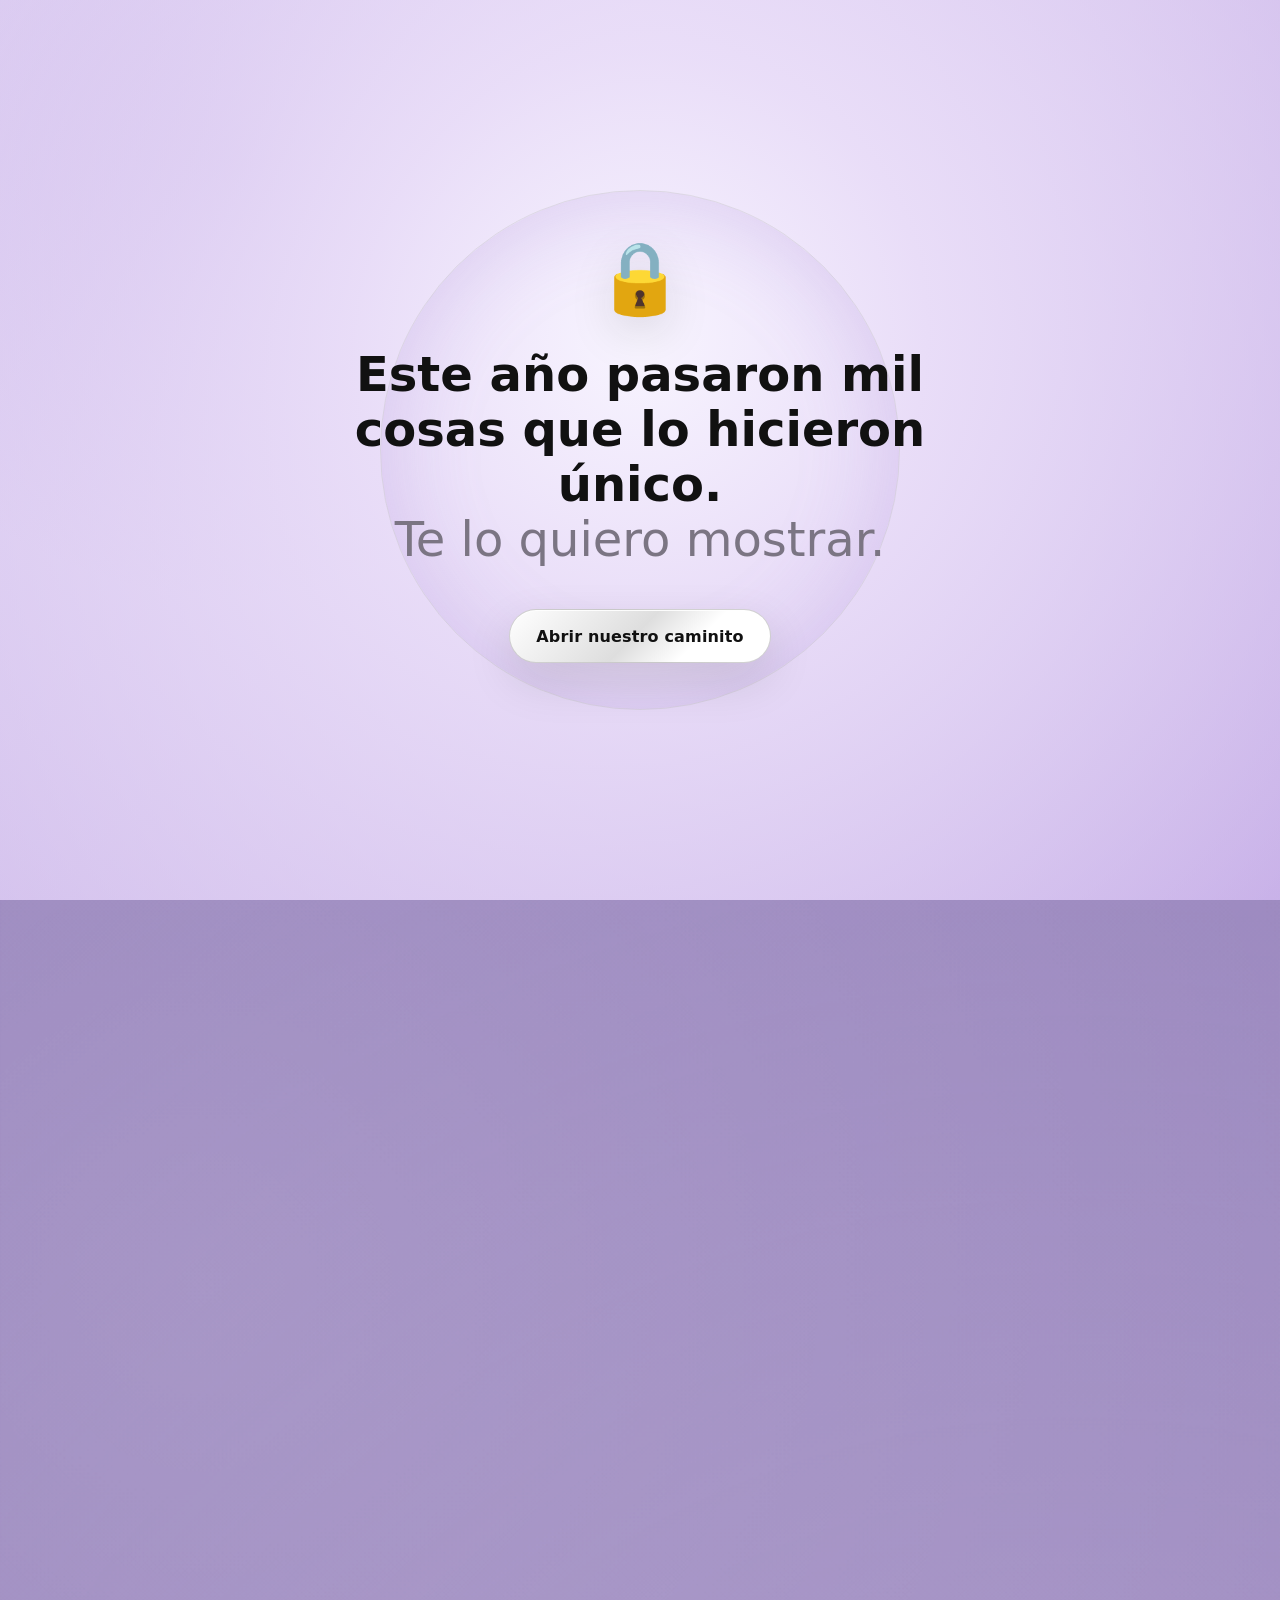
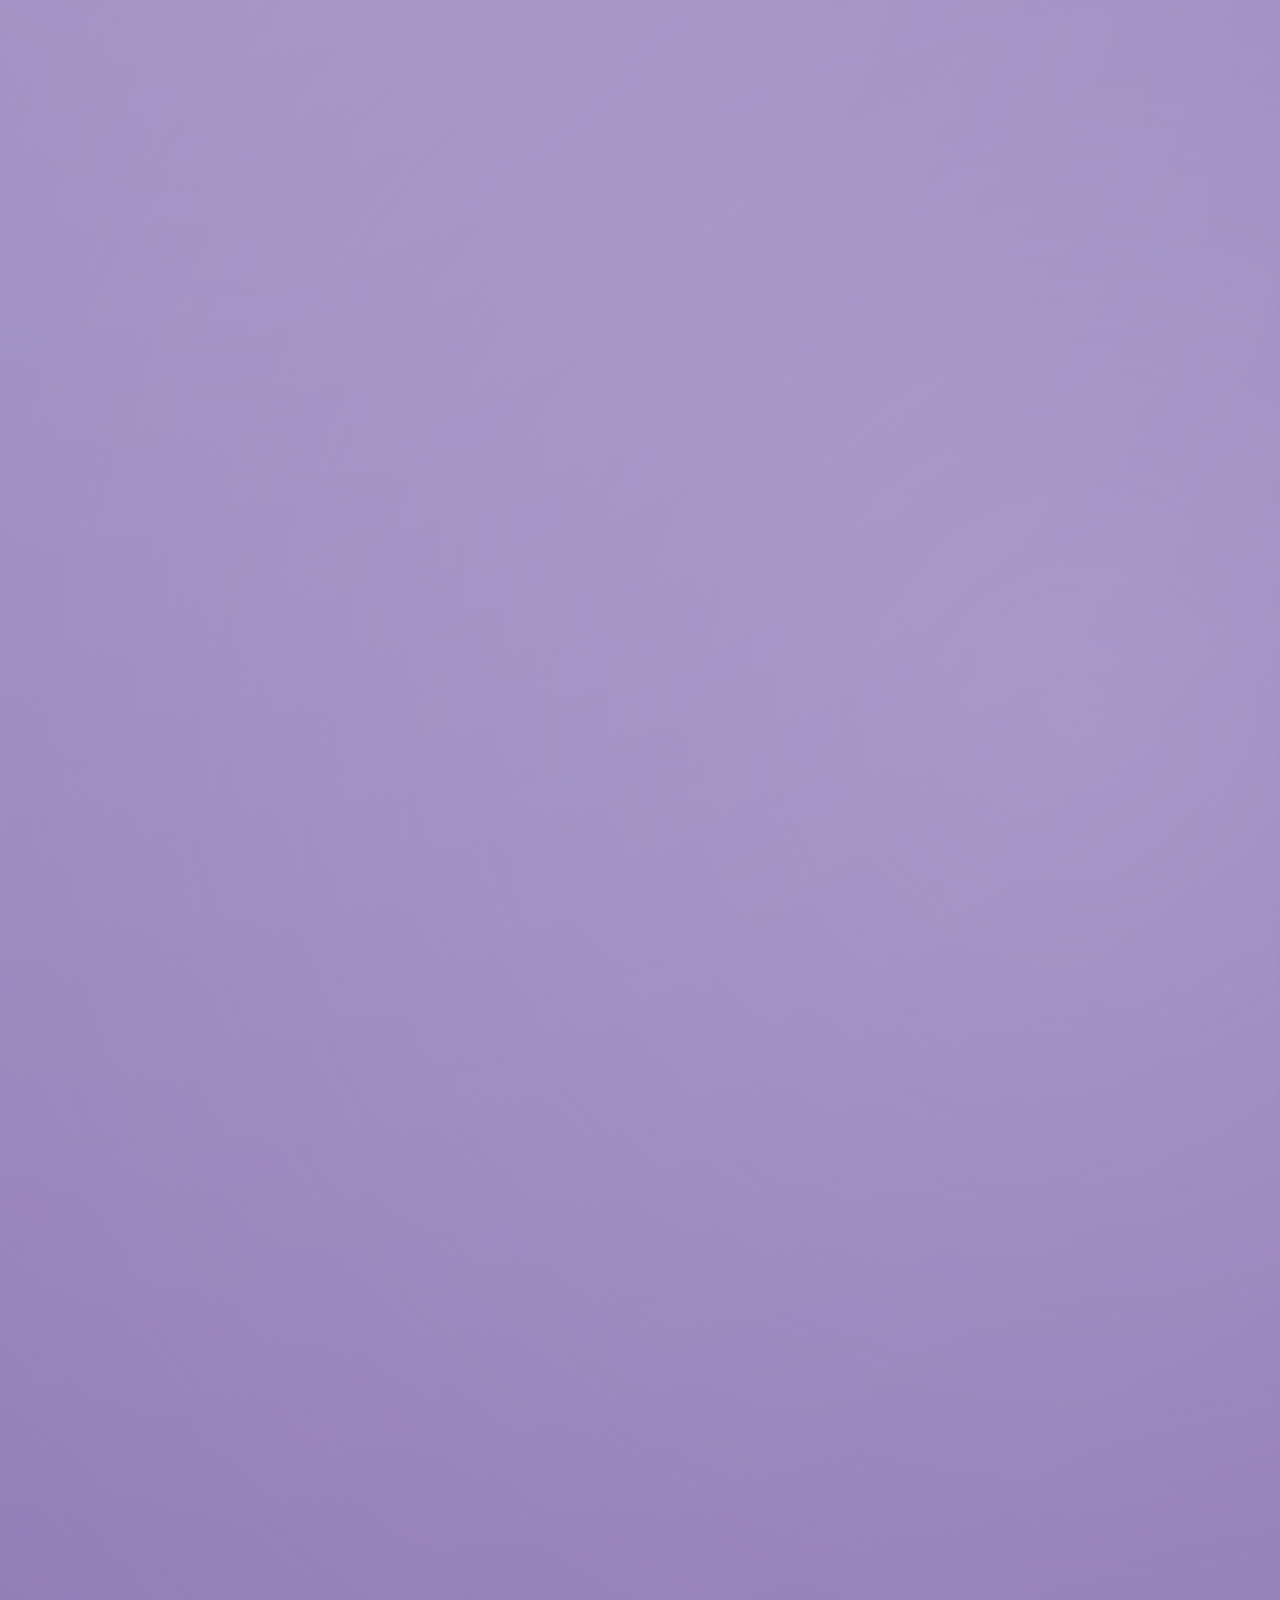
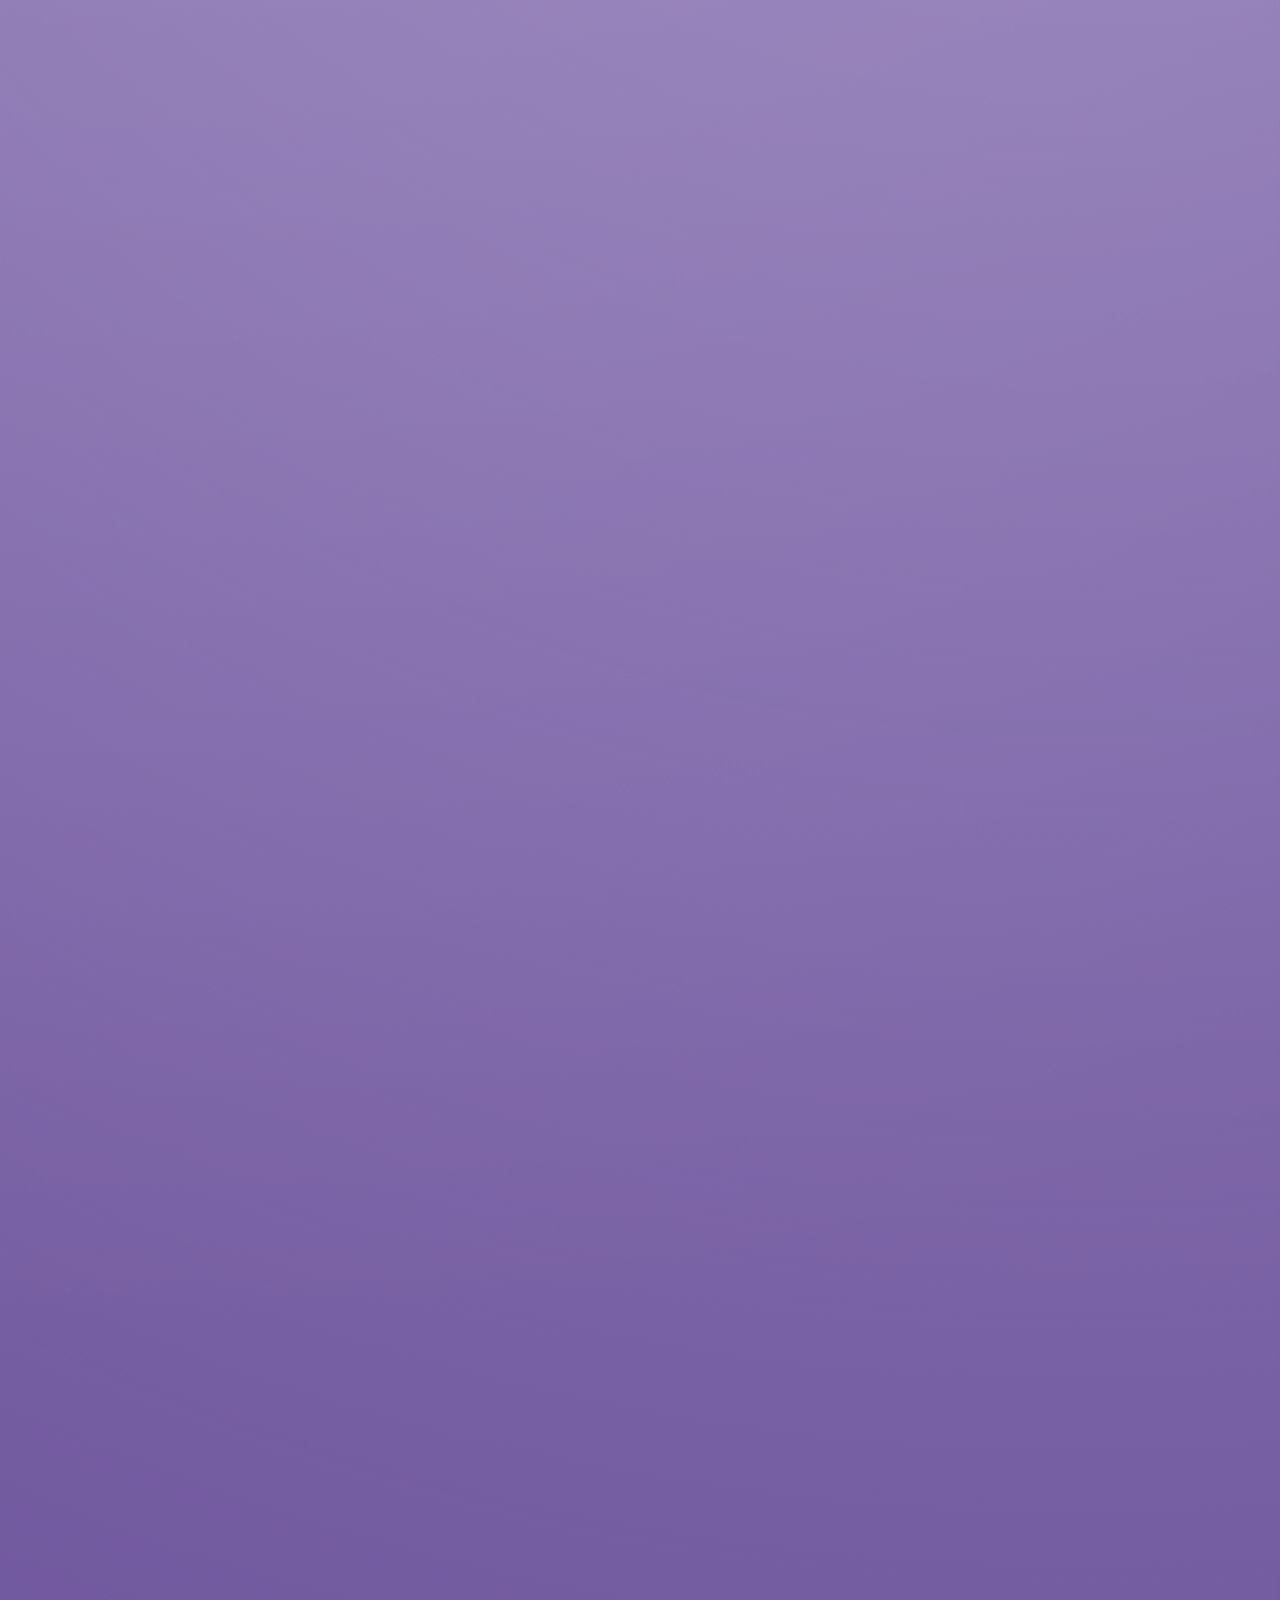
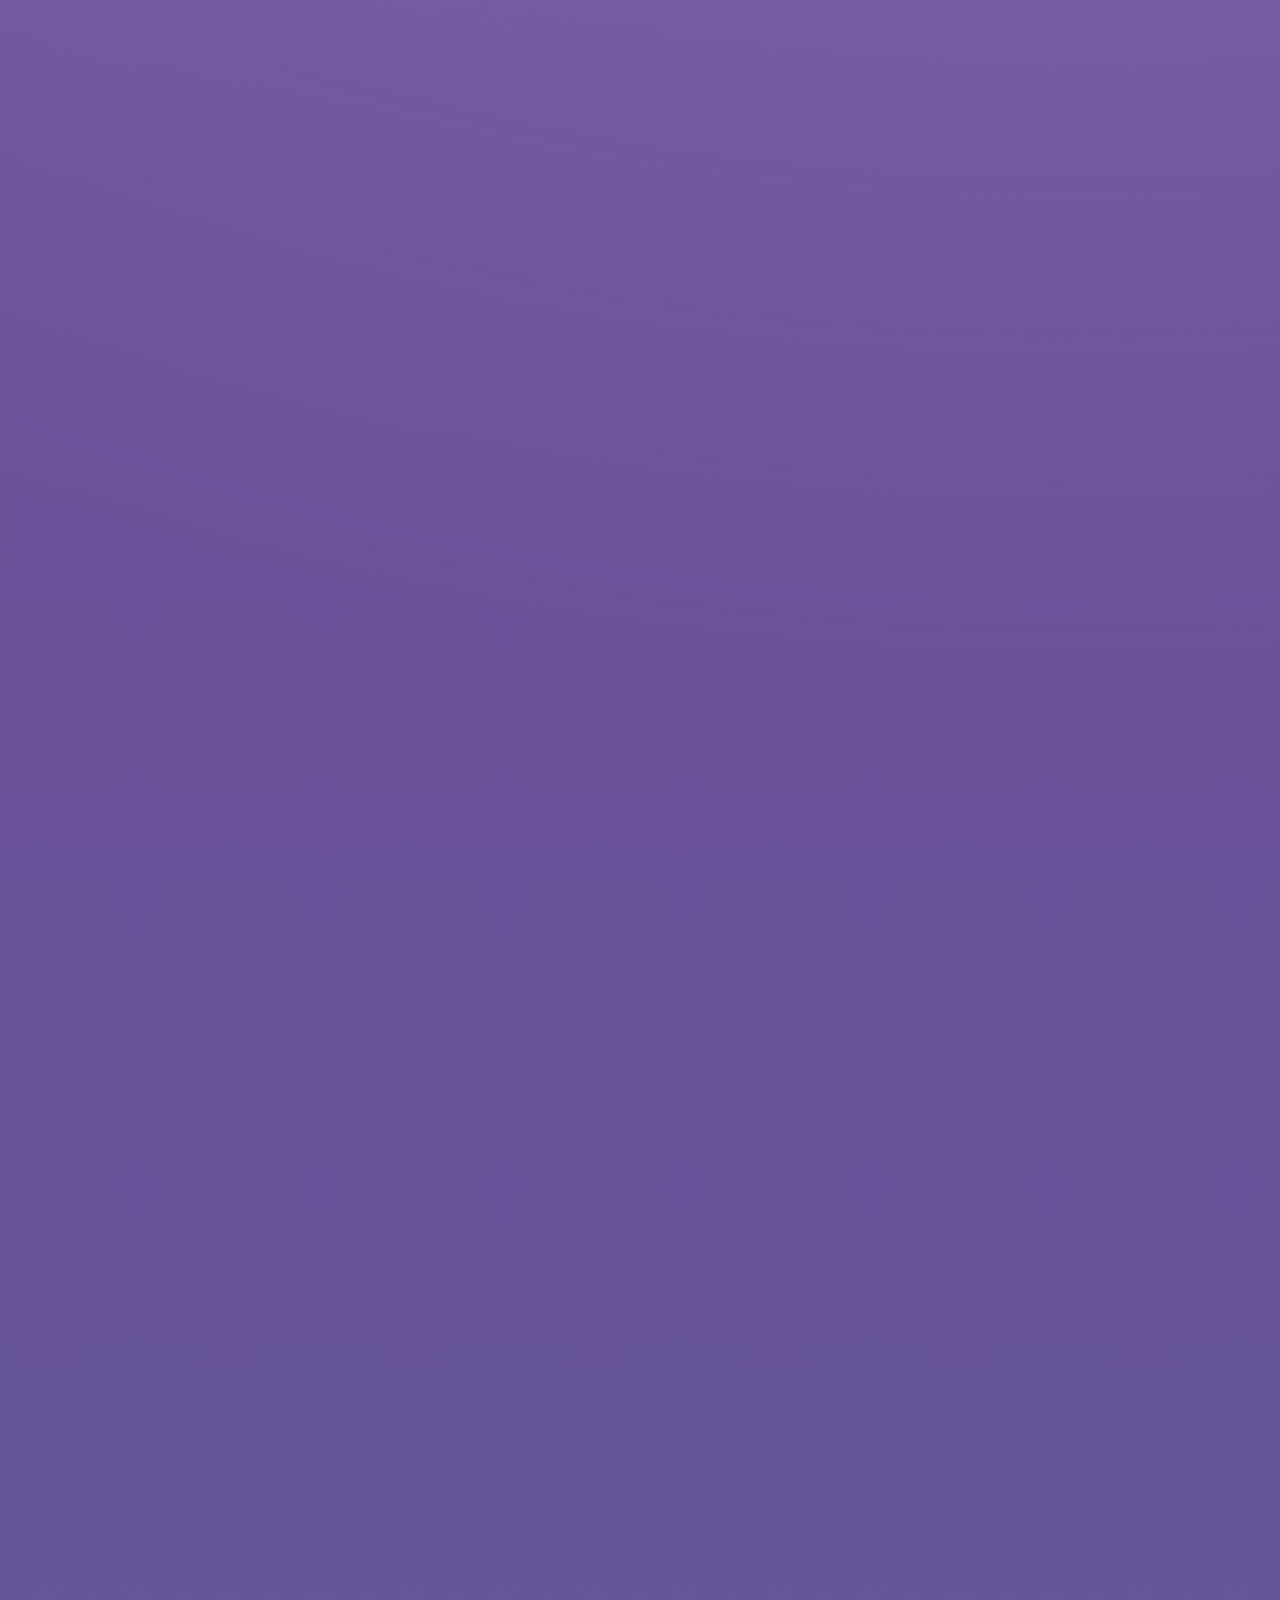
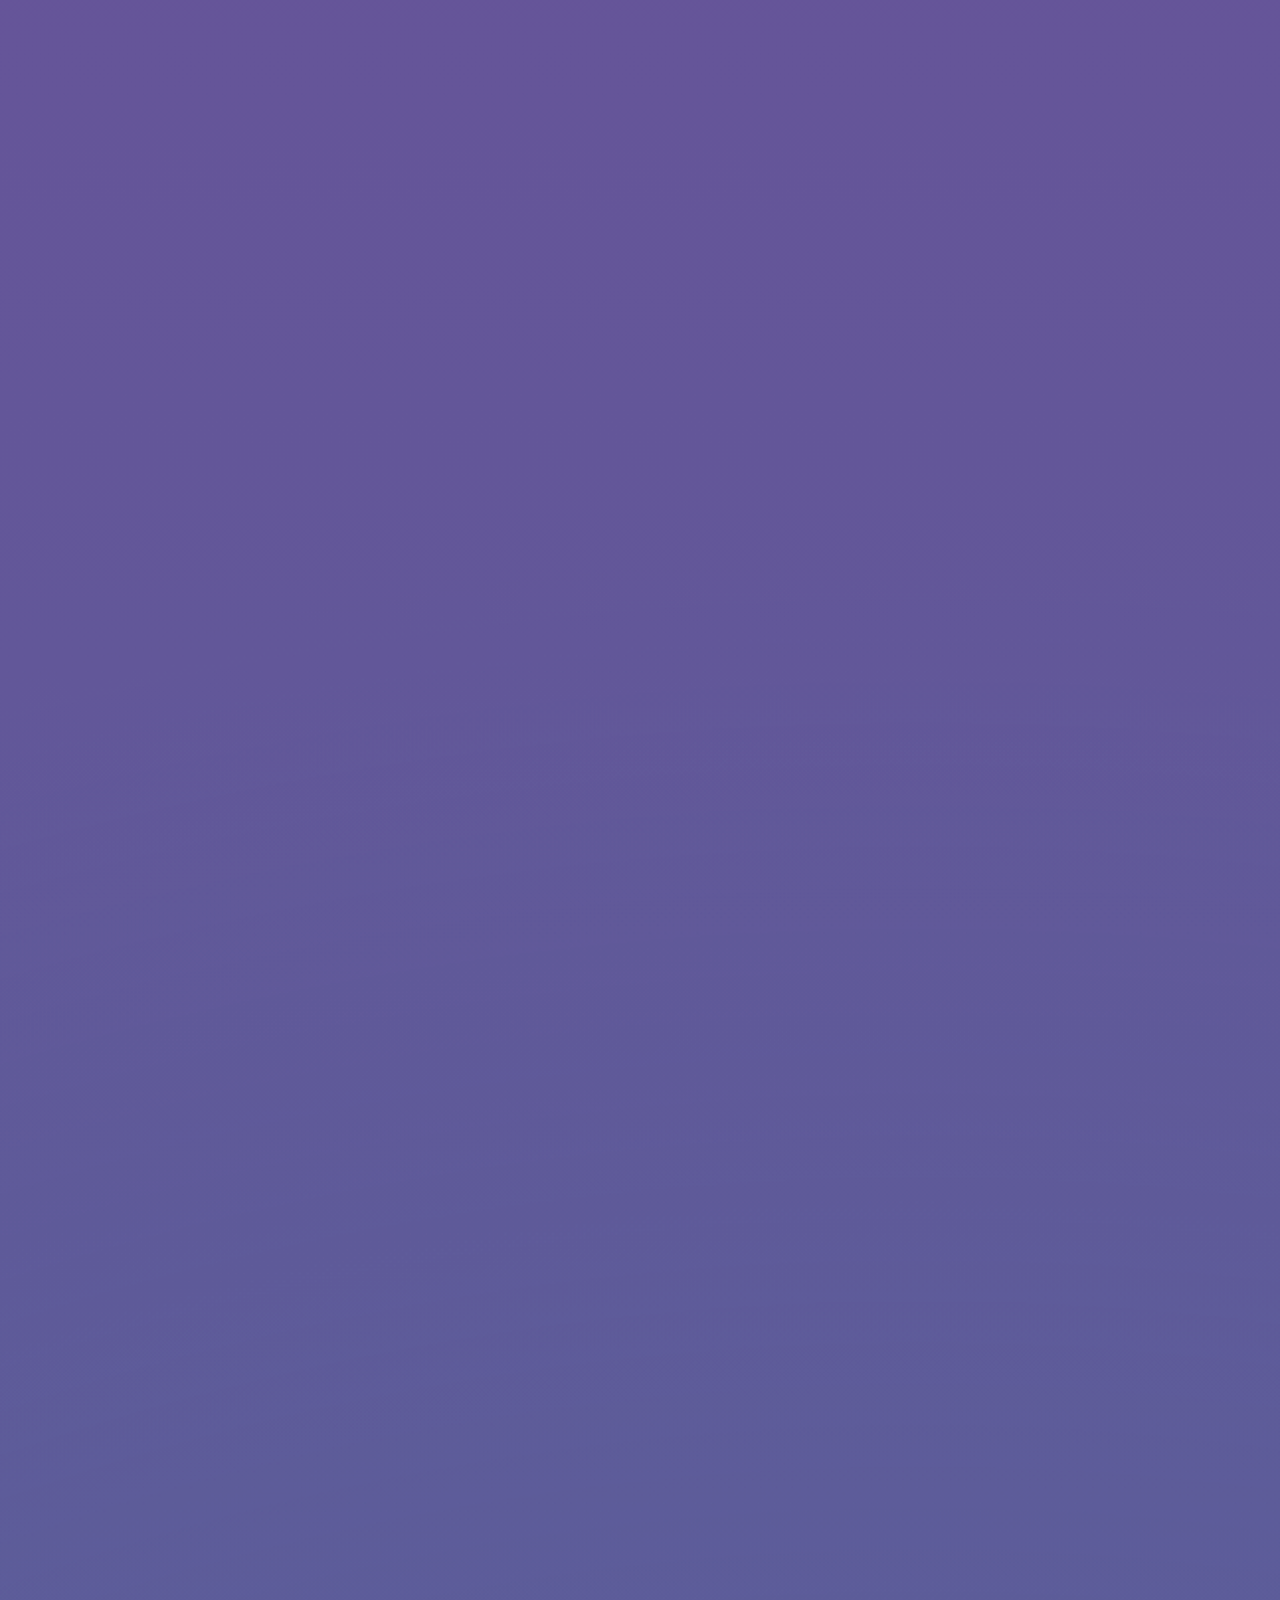
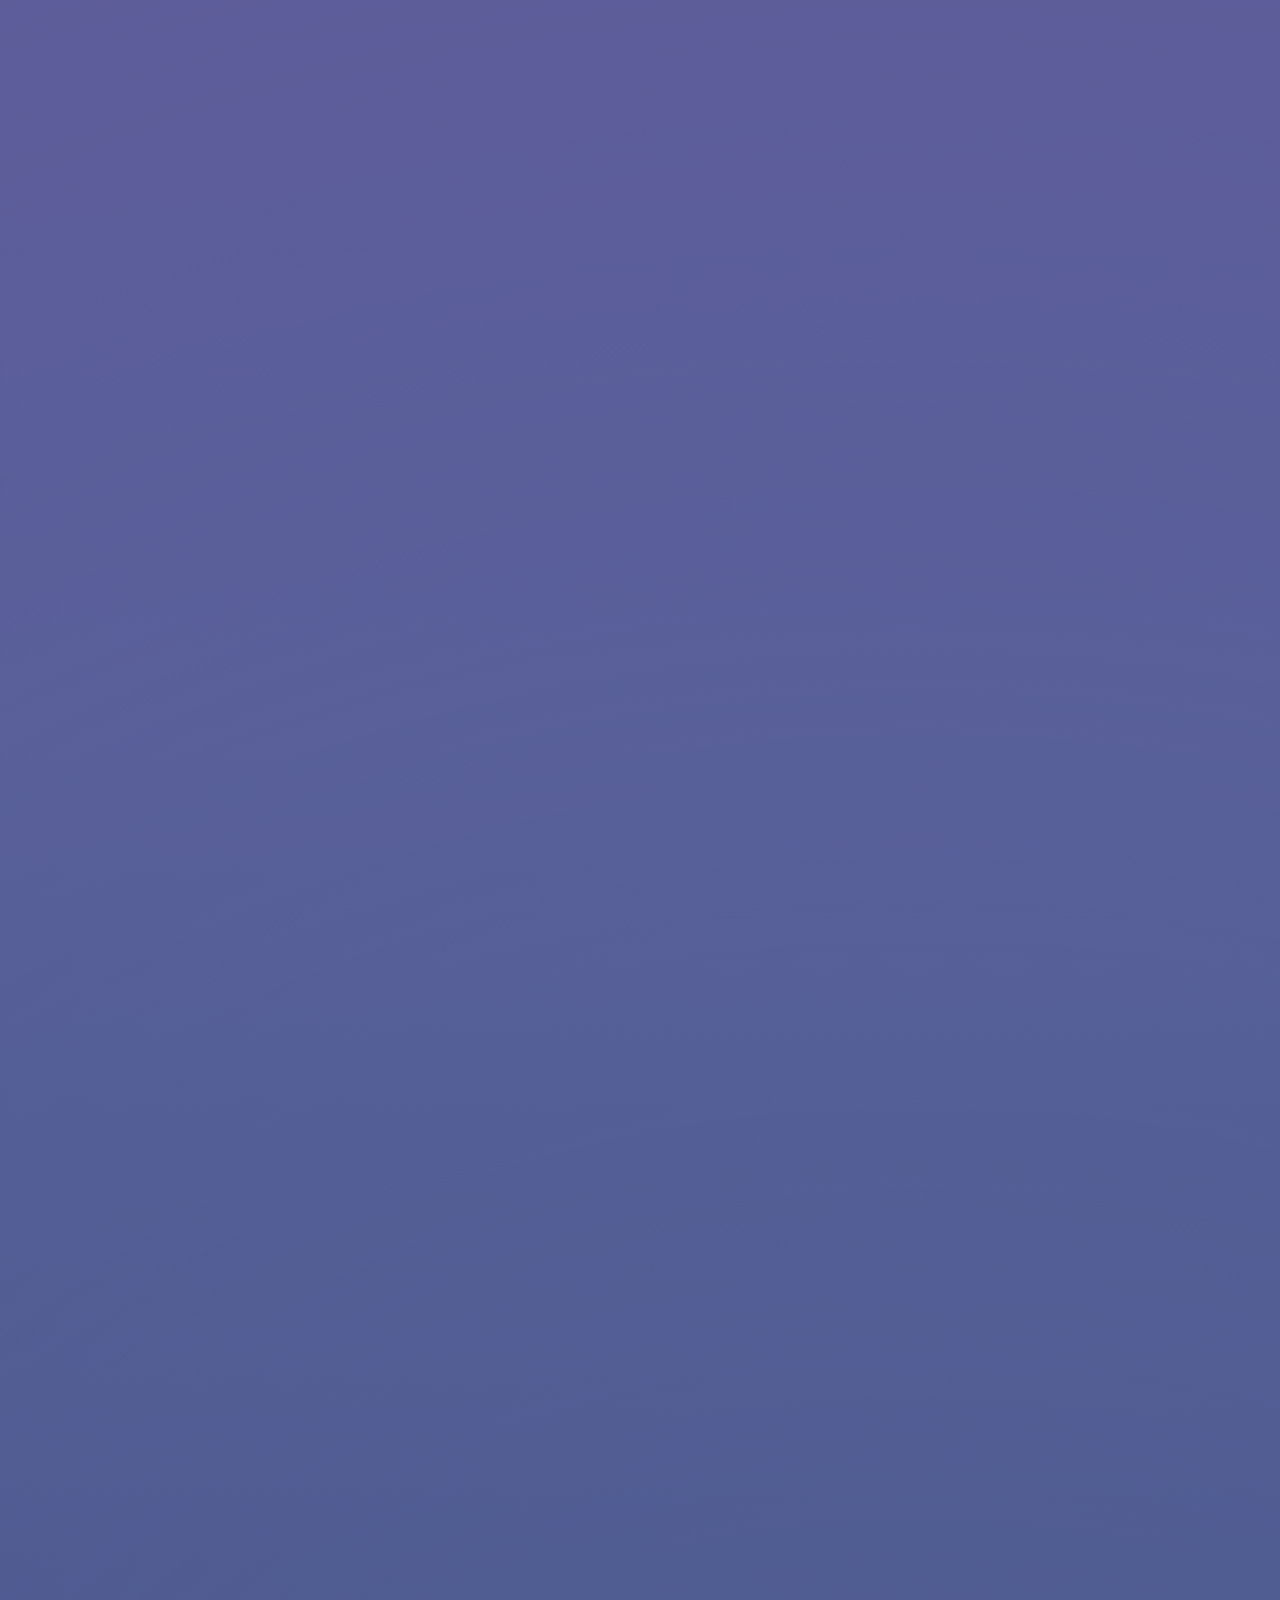
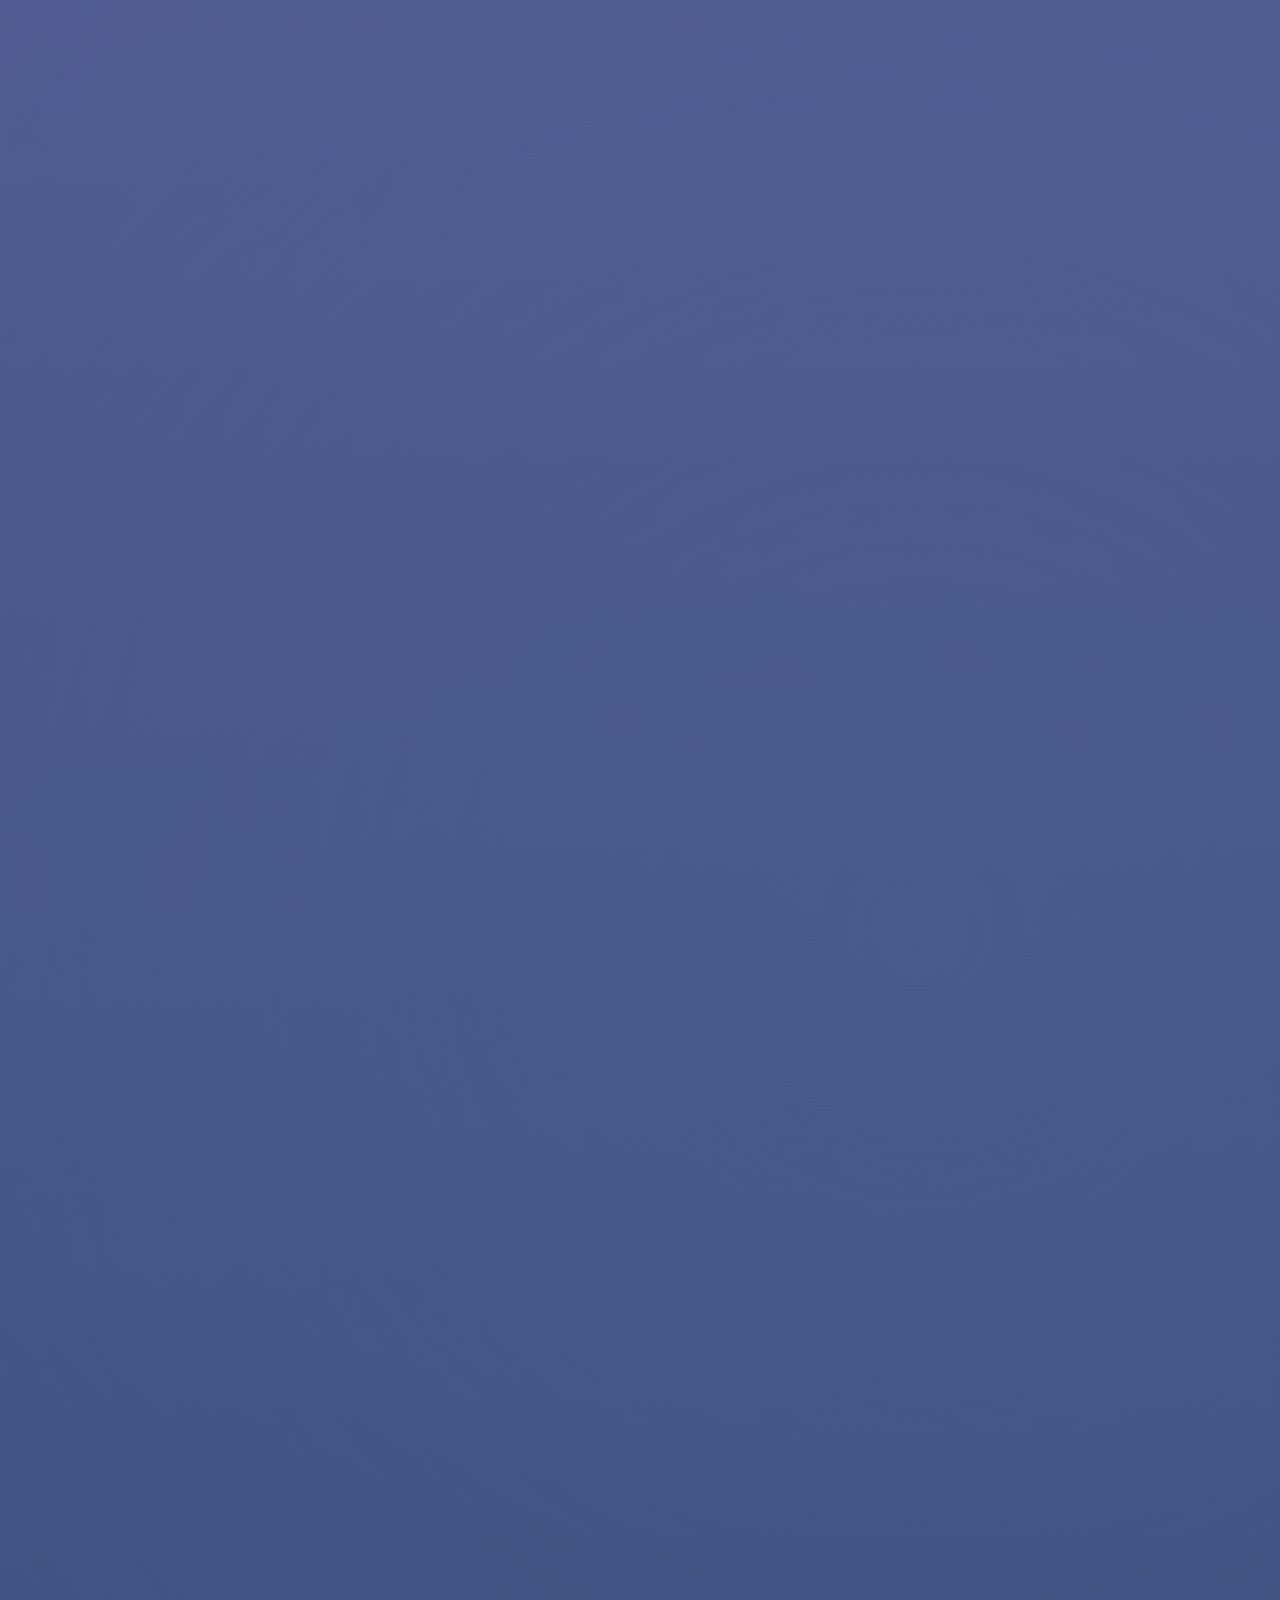
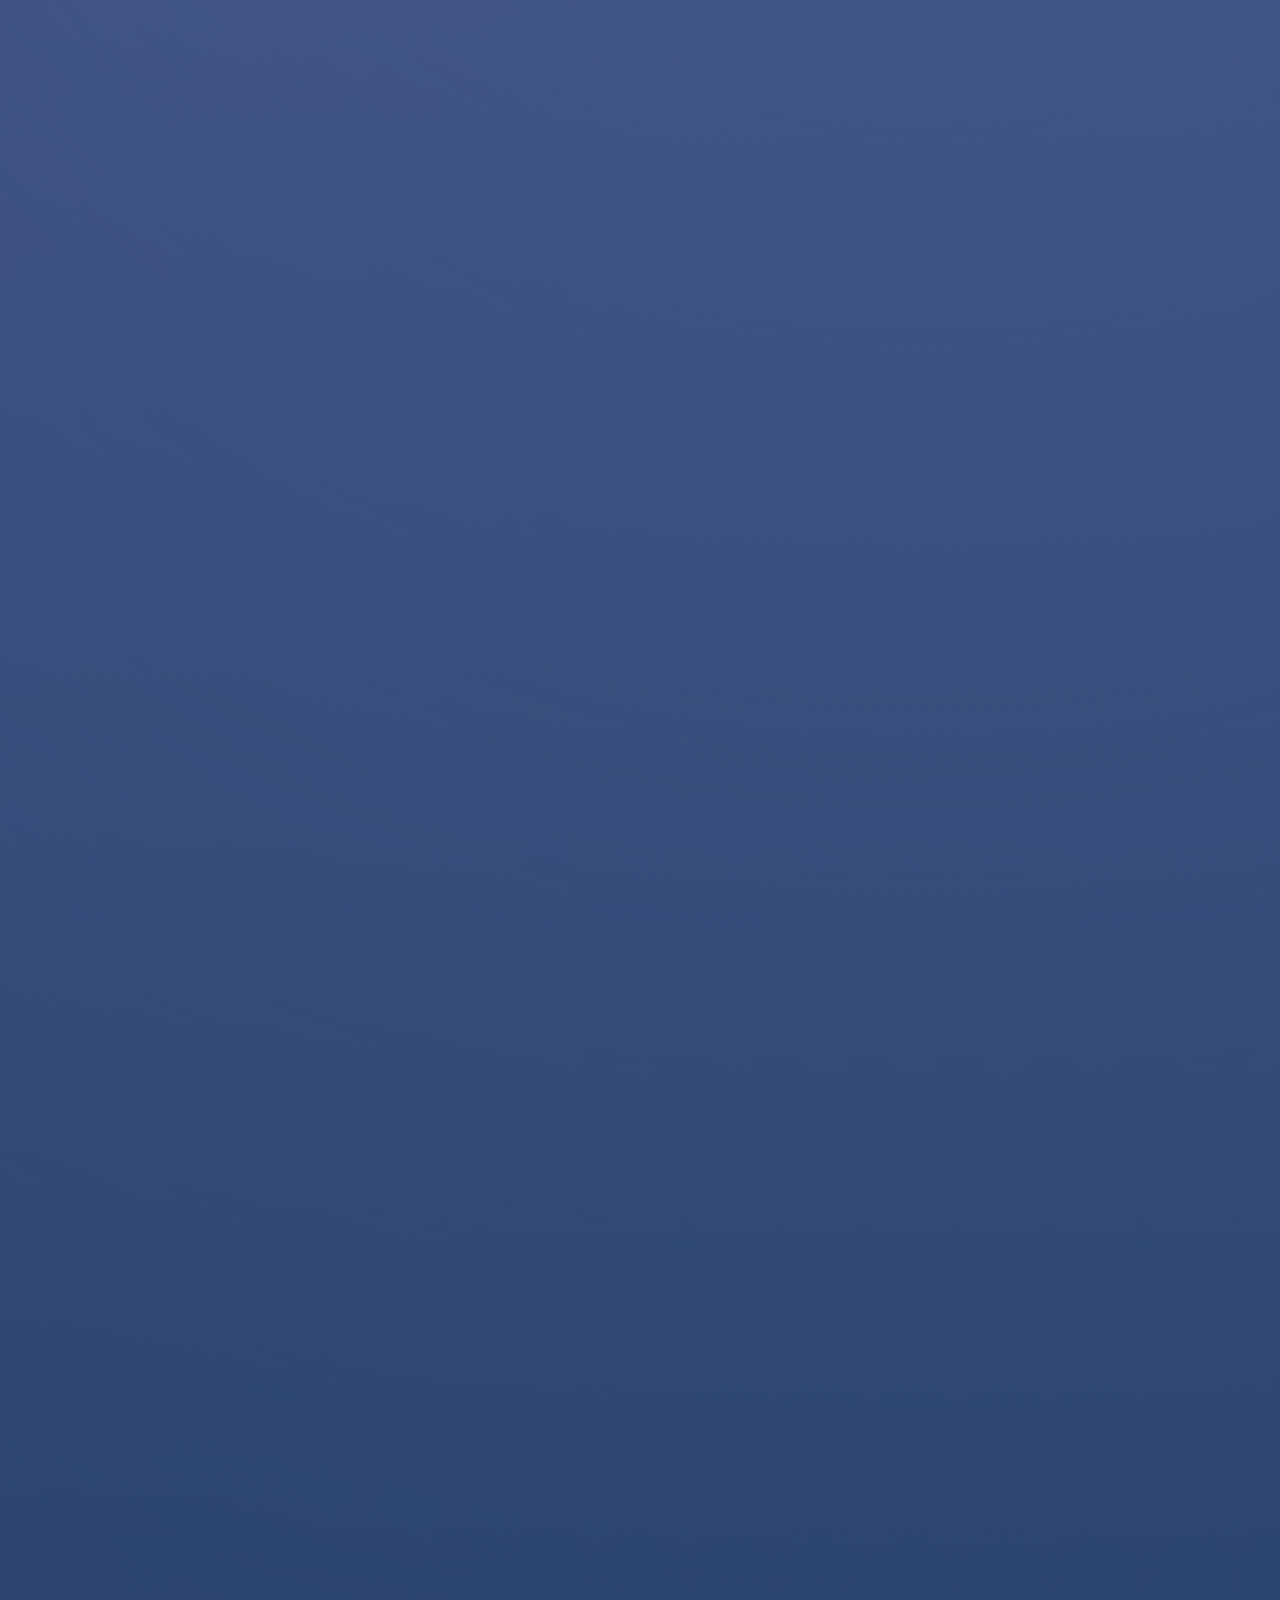
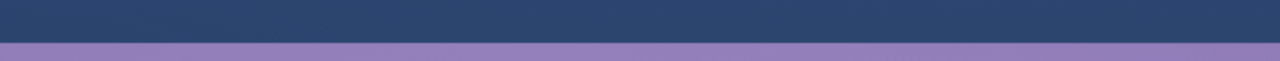
<file: index.html>
<!DOCTYPE html>
<html lang="es">
<head>
  <meta charset="UTF-8" />
  <meta name="viewport" content="width=device-width, initial-scale=1.0" />
  <meta name="description" content="Una historia de aniversario hecha para descubrirse de a poco." />
  <title>Nuestro añito</title>
  <link rel="stylesheet" href="styles.css" />
</head>
<body>
  <div class="lock-screen" id="lockScreen" aria-label="Pantalla de apertura">
    <div class="lock-content">
      <div class="lock-icon" id="lockIcon" aria-hidden="true">🔒</div>
      <p class="lock-kicker">Este año pasaron mil cosas que lo hicieron único.</p>
      <p class="lock-title">Te lo quiero mostrar.</p>
      <button class="key-button" id="openStory" type="button">
        <span class="key-shine" aria-hidden="true"></span>
        Abrir nuestro caminito 
      </button>
    </div>
  </div>

  <main class="site-shell" id="siteShell">
    <section class="hero section" id="inicio" aria-label="Inicio">
      <img class="hero-image parallax-image" src="assets/photos/hero.jpg" alt="Un recuerdo de nuestra historia" />
      <div class="hero-fallback" aria-hidden="true"></div>
      <div class="hero-overlay" aria-hidden="true"></div>
      <div class="particles" id="particles" aria-hidden="true"></div>

      <div class="hero-content reveal">
        <p class="eyebrow">Nuestro añito</p>
        <h1>Para mi amor, quien me cambió la vida.</h1>
        <a class="scroll-cue" href="#carta" aria-label="Deslizar para comenzar">
          <span>Deslizá para comenzar</span>
          <span class="arrow-down" aria-hidden="true"></span>
        </a>
      </div>
    </section>

    <section class="letter-section section" id="carta" aria-labelledby="letter-title">
      <div class="section-inner narrow">
        <article class="letter-card reveal">
          <p class="letter-label" id="letter-title">Cartita jeje</p>
          <p>
            CÓMO PODER SINTETIZAR NUESTRO AÑOOOOO???. Durante todo este año pasaron mil cosas. Mil idas y vueltas: Pilar, Hurlingham, Capital. Taylor, Tenis, Star Wars. Cenas, Bares, Asados. Mil planes y momentos que hicieron de este año super especial. Por qué? Porque cada uno de ellos fue con vos. No hay nada en la vida que supere esa sensación de agitación y felicidad que siento justo antes de verte, ni esa calma que me regala cada abrazo tuyo ❣️<br />
          </p>
          <p>
            Por todo eso creé este espacio, para que sirva de mini ventanita de nuestro primer año 🥹<br />
          </p>
        </article>
      </div>
    </section>

    <section class="timeline-section section" id="recuerdos" aria-labelledby="timeline-title">
      <div class="section-inner">
        <div class="section-heading reveal">
          <p class="eyebrow">Fotiños</p>
          <h2 id="timeline-title">Nuestros momentos mi amorrrr</h2>
        </div>

        <div class="timeline" aria-label="Línea de tiempo de recuerdos">
          <article class="memory-card reveal timeline-item">
            <div class="memory-media">
              <img src="assets/photos/photo1.jpg" alt="Primer día" />
            </div>
            <div class="memory-copy">
              <time datetime="2025-08-14">14 Agosto 2025</time>
              <h3>Primer día 🥹</h3>
              <p>No hay fotito, pero que hermoso fue escuchar ese primero 'amor' 😭</p>
            </div>
          </article>

          <article class="memory-card reveal timeline-item">
            <div class="memory-media">
              <img src="assets/photos/photo2.jpg" alt="La primer fotito" />
            </div>
            <div class="memory-copy">
              <time datetime="2025-08-29">29 Agosto 2025</time>
              <h3>La primer fotito ❣️</h3>
              <p>Al parecer odias sacarte fotos conmigo porque tardaste 15 DÍAS en animarte 😫. Saliste hermosa como siempre ❣️</p>
            </div>
          </article>

          <article class="memory-card reveal timeline-item">
            <div class="memory-media">
              <img src="assets/photos/photo3.jpg" alt="Menos de 2 months" />
            </div>
            <div class="memory-copy">
              <time datetime="2025-10-10">10 Octubre 2025</time>
              <h3>Menos de 2 months</h3>
              <p>Me encanta esta foto. No se por qué. Seguro porque estaba a punto de llenarme la panza con Arizona Pasta. También fue tu primera vez en un casino. Chiamo</p>
            </div>
          </article>

          <article class="memory-card reveal timeline-item">
            <div class="memory-media">
              <img src="assets/photos/photo4.jpg" alt="Mi cumpleee" />
            </div>
            <div class="memory-copy">
              <time datetime="2025-12-06">6 Diciembre 2025</time>
              <h3>Mi cumpleee</h3>
              <p>No quiero hacer esto sobre mi. Pero mi cumple estuvo god. Por qué? Porque estabas ahí para iluminarlo. TE AMO ❣️❣️</p>
            </div>
          </article>

          <article class="memory-card reveal timeline-item">
            <div class="memory-media">
              <img src="assets/photos/photo5.jpg" alt="Mi cumpleee" />
            </div>
            <div class="memory-copy">
              <time datetime="2026-01-24">24 Enero 2026</time>
              <h3>PATINAJEE</h3>
              <p>Te acordas de esté día?? Seguro lo odiaste. Fue re divertido. La posta, hay que repetir. Gracias por acompañarme en ALTO plan 🥹</p>
            </div>
          </article>

          <article class="memory-card reveal timeline-item">
            <div class="memory-media">
              <img src="assets/photos/photo6.jpg" alt="TU CUMPLEEE" />
            </div>
            <div class="memory-copy">
              <time datetime="2026-02-02">2 Febrero 2026</time>
                <h3>TU CUMPLEEE</h3>
              <p>Casi tan bueno como el mío. Nos cagamos de risa, y no me tappeaste en la espalda ni me besaste en el cachete. That's a win in my books. DIOS QUE FEO QUE SALIIIII</p>
            </div>
          </article>

           <article class="memory-card reveal timeline-item">
            <div class="memory-media">
              <img src="assets/photos/photo7.jpg" alt="PUNTA CANAAA" />
            </div>
            <div class="memory-copy">
              <time datetime="2026-03-12">12 Marzo 2026</time>
              <h3>PUNTA CANAAA</h3>
              <p>Nunca subimos foto lpm. Debe ser porque no me amas. Yo si jeje, fue el mejor viaje 🏝️🌅💍</p>
            </div>
          </article>

          <article class="memory-card reveal timeline-item">
            <div class="memory-media">
              <img src="assets/photos/photo8.jpg" alt="Hoy" />
            </div>
            <div class="memory-copy">
              <time datetime="2025-01-21">1 Agosto 2026</time>
              <h3>Hoy</h3>
              <p>O sea no es hoy, pero se entiende. No puedo creer que este año se haya pasado tan rápido. Quiero pasar 1000 años más con vos. 1000 años más de sonrisas y amor. Te amo ❣️</p>
            </div>
          </article>

        </div>
      </div>
    </section>

    <section class="gallery-section section" id="galeria" aria-labelledby="gallery-title">
      <div class="section-inner">
        <div class="section-heading reveal">
          <p class="eyebrow">Instantes</p>
          <h2 id="gallery-title">Un poquito de lo nuestro</h2>
        </div>

        <div class="masonry-gallery" aria-label="Galería de fotos">
          <figure class="gallery-item tall reveal"><img src="assets/photos/photo9.jpg" alt="Recuerdo de la galería 1" /></figure>
          <figure class="gallery-item reveal"><img src="assets/photos/photo10.jpg" alt="Recuerdo de la galería 2" /></figure>
          <figure class="gallery-item wide reveal"><img src="assets/photos/photo11.jpg" alt="Recuerdo de la galería 3" /></figure>
          <figure class="gallery-item reveal"><img src="assets/photos/photo12.jpg" alt="Recuerdo de la galería 4" /></figure>
          <figure class="gallery-item tall reveal"><img src="assets/photos/photo13.jpg" alt="Recuerdo de la galería 5" /></figure>
          <figure class="gallery-item reveal"><img src="assets/photos/photo14.jpg" alt="Recuerdo de la galería 6" /></figure>
          <figure class="gallery-item wide reveal"><img src="assets/photos/photo15.jpg" alt="Recuerdo de la galería 7" /></figure>
          <figure class="gallery-item reveal"><img src="assets/photos/photo16.jpg" alt="Recuerdo de la galería 8" /></figure>
          <figure class="gallery-item reveal"><img src="assets/photos/photo17.jpg" alt="Recuerdo de la galería 9" /></figure>
          <figure class="gallery-item wide reveal"><img src="assets/photos/photo18.jpg" alt="Recuerdo de la galería 10" /></figure>
        </div>
      </div>
    </section>

    <section class="profiles-section section" id="personajes" aria-labelledby="profiles-title">
      <div class="section-inner">
        <div class="section-heading reveal">
          <p class="eyebrow">Los noviecinhos</p>
          <h2 id="profiles-title">Él & Ella</h2>
        </div>

        <div class="profiles-grid" aria-label="Fichas humorísticas de la pareja">
          <article class="profile-card reveal">
            <div class="profile-photo">
              <img src="assets/photos/el.jpg" alt="Foto de él" />
            </div>
            <div class="profile-copy">
              <p class="profile-label">Él</p>
              <h3>Pepi</h3>
              <p class="profile-description">
                Fede (novio).
              </p>

              <div class="skills-list" aria-label="Habilidades de él">
                <div class="skill-row">
                  <span>Comprar cosas completamente inútiles como espaditas de Star Wars</span>
                  <span class="stars" aria-label="5 de 5 estrellas">★★★★★</span>
                </div>
                <div class="skill-row">
                  <span>Amarte mucho más de lo que me podrías llegar a amar</span>
                  <span class="stars" aria-label="5 de 5 estrellas">★★★★★</span>
                </div>
                <div class="skill-row">
                  <span>Tenis</span>
                  <span class="stars" aria-label="2 de 5 estrellas">★★☆☆☆</span>
                </div>
                <div class="skill-row">
                  <span>Playus</span>
                  <span class="stars" aria-label="5 de 5 estrellas">★★★★★</span>
                </div>
                <div class="skill-row">
                  <span>Gordo Hamburgesa</span>
                  <span class="stars" aria-label="7 de 7 estrellas">★★★★★★★</span>
                </div>
              </div>
            </div>
          </article>

          <article class="profile-card reveal">
            <div class="profile-photo">
              <img src="assets/photos/ella.jpg" alt="Foto de ella" />
            </div>
            <div class="profile-copy">
              <p class="profile-label">Ella</p>
              <h3>RECONTRAMILHERMOSA</h3>
              <p class="profile-description">
                Iluminación de mi día, creadora de la felicidad absoluta que recorre mi cuerpo, queen de los 7 kingdoms and protector of the realm ahre.
              </p>

              <div class="skills-list" aria-label="Habilidades de ella">
                <div class="skill-row">
                  <span>Rage</span>
                  <span class="stars" aria-label="5 de 5 estrellas">★★★★★</span>
                </div>
                <div class="skill-row">
                  <span>Llevar a Fede a comprar cosas asi puede VER QUE TE REGALA</span>
                  <span class="stars" aria-label="3 de 5 estrellas">★★★☆☆</span>
                </div>
                <div class="skill-row">
                  <span>Tenis</span>
                  <span class="stars" aria-label="4 de 5 estrellas">★★★★★</span>
                </div>
                 <div class="skill-row">
                  <span>Playus</span>
                  <span class="stars" aria-label="1 de 5 estrellas">★☆☆☆☆</span>
                </div>
                <div class="skill-row">
                  <span>Pichi pichanga pichonga</span>
                  <span class="stars" aria-label="20 de 20 estrellas">★★★★★★★★★★★★★★★★★★★★</span>
                </div>
              </div>
            </div>
          </article>
        </div>
      </div>
    </section>

    <section class="counter-section section" id="contador" aria-labelledby="counter-title">
      <div class="section-inner">
        <div class="counter-card reveal">
          <p class="eyebrow">Desde el 14 de agosto de 2025, 21:00</p>
          <h2 id="counter-title">Desde aquel primer 'amor'</h2>
          <div class="heart-pulse" aria-hidden="true">❤️</div>

          <div class="counter-grid" id="relationshipCounter" aria-live="polite">
            <div class="counter-unit"><strong data-counter="years">0</strong><span>Años</span></div>
            <div class="counter-unit"><strong data-counter="months">0</strong><span>Meses</span></div>
            <div class="counter-unit"><strong data-counter="days">0</strong><span>Días</span></div>
            <div class="counter-unit"><strong data-counter="hours">0</strong><span>Horas</span></div>
            <div class="counter-unit"><strong data-counter="minutes">0</strong><span>Minutos</span></div>
            <div class="counter-unit"><strong data-counter="seconds">0</strong><span>Segundos</span></div>
          </div>
        </div>
      </div>
    </section>

    <section class="surprise-section section" id="sorpresa" aria-labelledby="surprise-title">
      <div class="section-inner narrow">
        <div class="surprise-panel reveal">
          <p class="eyebrow">Y esto...</p>
          <h2 id="surprise-title">No termina acá</h2>
          <button class="surprise-button" id="surpriseButton" type="button">Surprise ❤️</button>
        </div>
      </div>
      <div class="confetti-layer" id="confettiLayer" aria-hidden="true"></div>
    </section>
  </main>

  <div class="pdf-modal" id="pdfModal" aria-hidden="true" hidden>
    <div class="pdf-modal-backdrop" data-close-pdf></div>
    <section class="pdf-dialog" role="dialog" aria-modal="true" aria-labelledby="pdfModalTitle">
      <div class="pdf-dialog-header">
        <div>
          <p class="eyebrow">Surprise</p>
          <h2 id="pdfModalTitle">Esta parte hubiera quedado ÉPICA</h2>
        </div>
        <button class="pdf-close-button" type="button" aria-label="Cerrar PDF" data-close-pdf>×</button>
      </div>

      <div class="pdf-viewer">
        <iframe
          id="surprisePdf"
          title="PDF sorpresa"
          data-pdf-src="assets/pdf/surprise.pdf"
        ></iframe>
        <div class="pdf-empty-state">
          <p>Cuando subas el PDF, va a aparecer acá.</p>
          <span>Usá la ruta: assets/pdf/surprise.pdf</span>
        </div>
      </div>
    </section>
  </div>

  <script src="script.js"></script>
</body>
</html>
</file>
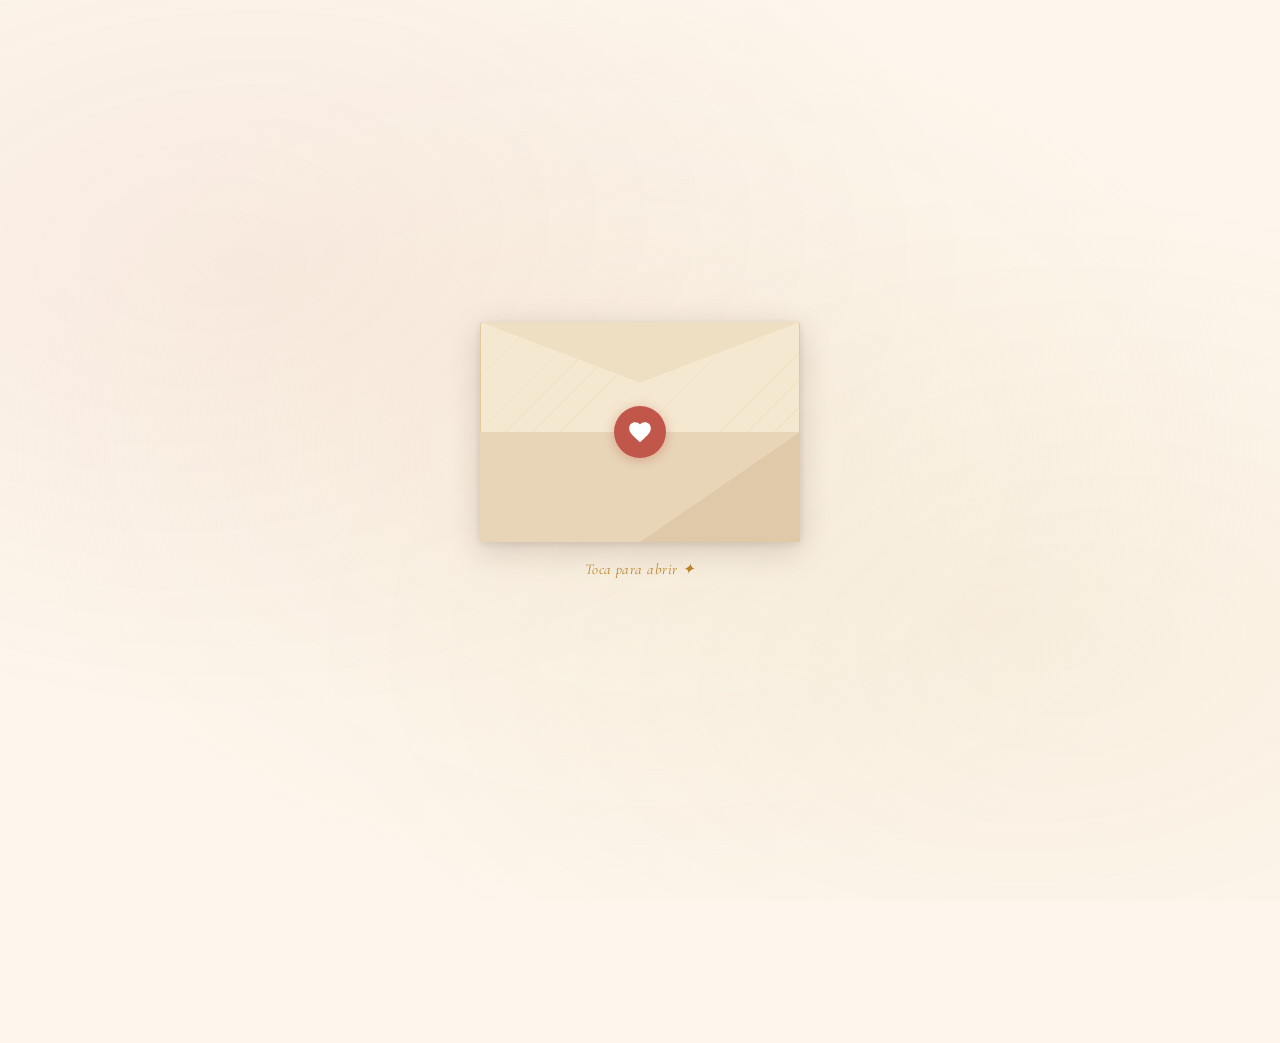
<file: carta-de-amor.html>
<!DOCTYPE html>
<html lang="es">
<head>
  <meta charset="UTF-8" />
  <meta name="viewport" content="width=device-width, initial-scale=1.0" />
  <title>Para ti</title>
  <link href="https://fonts.googleapis.com/css2?family=Cormorant+Garamond:ital,wght@0,300;0,400;1,300;1,400&family=Pinyon+Script&display=swap" rel="stylesheet" />
  <style>
    *, *::before, *::after { box-sizing: border-box; margin: 0; padding: 0; }

    :root {
      --cream: #fdf6ec;
      --parchment: #f5e8d0;
      --deep: #3b2314;
      --ink: #5c3320;
      --rose: #c0574a;
      --gold: #b8862a;
      --shadow: rgba(59, 35, 20, 0.18);
    }

    body {
      background: var(--cream);
      min-height: 100vh;
      display: flex;
      align-items: center;
      justify-content: center;
      font-family: 'Cormorant Garamond', Georgia, serif;
      overflow: hidden;
      position: relative;
    }

    /* Fondo decorativo con pétalos */
    body::before {
      content: '';
      position: fixed;
      inset: 0;
      background:
        radial-gradient(ellipse at 20% 30%, rgba(192, 87, 74, 0.07) 0%, transparent 50%),
        radial-gradient(ellipse at 80% 70%, rgba(184, 134, 42, 0.06) 0%, transparent 50%),
        radial-gradient(ellipse at 50% 50%, rgba(245, 232, 208, 0.4) 0%, transparent 70%);
      pointer-events: none;
    }

    /* Pétalos flotantes */
    .petals {
      position: fixed;
      inset: 0;
      pointer-events: none;
      overflow: hidden;
      z-index: 0;
    }

    .petal {
      position: absolute;
      width: 10px;
      height: 14px;
      background: rgba(192, 87, 74, 0.25);
      border-radius: 100% 0 100% 0;
      animation: falling linear infinite;
      opacity: 0;
    }

    @keyframes falling {
      0%   { transform: translateY(-40px) rotate(0deg); opacity: 0; }
      10%  { opacity: 1; }
      90%  { opacity: 0.6; }
      100% { transform: translateY(110vh) rotate(540deg); opacity: 0; }
    }

    /* Escenario */
    .scene {
      position: relative;
      z-index: 10;
      perspective: 900px;
      width: 320px;
    }

    /* Sobre */
    .envelope-wrap {
      position: relative;
      cursor: pointer;
      user-select: none;
      -webkit-tap-highlight-color: transparent;
    }

    .envelope {
      position: relative;
      width: 320px;
      height: 220px;
      transition: transform 0.2s ease;
    }

    .envelope:hover { transform: scale(1.03); }
    .envelope:active { transform: scale(0.98); }

    .env-body {
      position: absolute;
      inset: 0;
      background: var(--parchment);
      border-radius: 4px;
      box-shadow:
        0 8px 32px var(--shadow),
        0 2px 8px rgba(59,35,20,0.1),
        inset 0 1px 0 rgba(255,255,255,0.5);
      border: 1px solid rgba(184, 134, 42, 0.3);
      overflow: hidden;
    }

    /* Líneas decorativas del sobre */
    .env-body::before {
      content: '';
      position: absolute;
      inset: 0;
      background:
        repeating-linear-gradient(
          -45deg,
          transparent,
          transparent 18px,
          rgba(184, 134, 42, 0.06) 18px,
          rgba(184, 134, 42, 0.06) 19px
        );
    }

    /* Triángulo tapa */
    .env-flap {
      position: absolute;
      top: 0;
      left: 0;
      width: 100%;
      height: 110px;
      clip-path: polygon(0 0, 100% 0, 50% 55%);
      background: #eedfc2;
      border-bottom: 1px solid rgba(184,134,42,0.2);
      transform-origin: top center;
      transition: transform 0.6s cubic-bezier(0.4, 0, 0.2, 1);
      z-index: 2;
    }

    .env-flap::after {
      content: '';
      position: absolute;
      bottom: 0;
      left: 50%;
      transform: translateX(-50%);
      width: 0;
      height: 0;
      border-left: 20px solid transparent;
      border-right: 20px solid transparent;
      border-top: 12px solid rgba(184, 134, 42, 0.15);
    }

    /* Triángulos laterales del sobre */
    .env-left, .env-right, .env-bottom {
      position: absolute;
      z-index: 1;
    }
    .env-left {
      bottom: 0; left: 0;
      width: 0; height: 0;
      border-bottom: 110px solid #e8d5b8;
      border-right: 160px solid transparent;
    }
    .env-right {
      bottom: 0; right: 0;
      width: 0; height: 0;
      border-bottom: 110px solid #dfc9a8;
      border-left: 160px solid transparent;
    }
    .env-bottom {
      bottom: 0; left: 0; right: 0;
      height: 110px;
      background: #e8d5b8;
    }

    /* Sello y corazón */
    .seal {
      position: absolute;
      top: 50%;
      left: 50%;
      transform: translate(-50%, -50%);
      z-index: 3;
      width: 52px;
      height: 52px;
      background: var(--rose);
      border-radius: 50%;
      display: flex;
      align-items: center;
      justify-content: center;
      box-shadow: 0 2px 12px rgba(192, 87, 74, 0.4);
      transition: transform 0.3s ease, box-shadow 0.3s ease;
    }

    .envelope:hover .seal {
      transform: translate(-50%, -50%) scale(1.1);
      box-shadow: 0 4px 20px rgba(192, 87, 74, 0.5);
    }

    .seal svg {
      width: 26px;
      height: 26px;
      fill: white;
    }

    /* Texto de instrucción */
    .hint {
      text-align: center;
      margin-top: 18px;
      font-size: 15px;
      color: var(--gold);
      font-style: italic;
      letter-spacing: 0.03em;
      animation: pulse 2.5s ease-in-out infinite;
    }

    @keyframes pulse {
      0%, 100% { opacity: 0.7; }
      50%       { opacity: 1; }
    }

    /* === CARTA === */
    .letter-wrap {
      position: absolute;
      top: 0; left: 0;
      width: 320px;
      display: flex;
      flex-direction: column;
      align-items: center;
      pointer-events: none;
      z-index: 0;
    }

    .letter {
      width: 300px;
      background: #fffdf8;
      border-radius: 3px;
      padding: 28px 26px 32px;
      box-shadow:
        0 2px 16px rgba(59,35,20,0.12),
        inset 0 1px 0 rgba(255,255,255,0.9);
      border: 1px solid rgba(184, 134, 42, 0.2);
      transform: translateY(90px) scale(0.88);
      opacity: 0;
      transition:
        transform 0.7s cubic-bezier(0.34, 1.3, 0.64, 1),
        opacity 0.5s ease;
      position: relative;
      overflow: hidden;
    }

    /* Líneas de papel */
    .letter::before {
      content: '';
      position: absolute;
      inset: 0;
      background: repeating-linear-gradient(
        transparent,
        transparent 31px,
        rgba(184, 134, 42, 0.1) 31px,
        rgba(184, 134, 42, 0.1) 32px
      );
      background-position: 0 60px;
      pointer-events: none;
    }

    .letter-ornament {
      text-align: center;
      font-family: 'Pinyon Script', cursive;
      font-size: 38px;
      color: var(--rose);
      margin-bottom: 6px;
      line-height: 1;
    }

    .letter-date {
      text-align: right;
      font-size: 12px;
      color: var(--gold);
      font-style: italic;
      margin-bottom: 18px;
      letter-spacing: 0.04em;
    }

    .letter-salutation {
      font-family: 'Pinyon Script', cursive;
      font-size: 26px;
      color: var(--rose);
      margin-bottom: 12px;
    }

    .letter-body {
      font-size: 15.5px;
      line-height: 2;
      color: var(--ink);
      font-weight: 300;
      white-space: pre-line;
    }

    .letter-closing {
      margin-top: 20px;
      font-family: 'Pinyon Script', cursive;
      font-size: 22px;
      color: var(--ink);
    }

    .letter-signature {
      font-family: 'Pinyon Script', cursive;
      font-size: 30px;
      color: var(--rose);
      margin-top: 2px;
    }

    /* Decoración corazones pequeños en la carta */
    .letter-hearts {
      text-align: center;
      margin-top: 14px;
      font-size: 13px;
      color: rgba(192, 87, 74, 0.45);
      letter-spacing: 6px;
    }

    /* === Estados abierto/cerrado === */
    .scene.open .env-flap {
      transform: rotateX(-180deg);
    }

    .scene.open .letter-wrap {
      pointer-events: auto;
    }

    .scene.open .letter {
      transform: translateY(-260px) scale(1);
      opacity: 1;
    }

    .scene.open .hint {
      opacity: 0;
    }

    /* Botón cerrar */
    .close-btn {
      display: none;
      margin-top: 12px;
      background: none;
      border: 1px solid rgba(184, 134, 42, 0.4);
      color: var(--gold);
      font-family: 'Cormorant Garamond', serif;
      font-size: 13px;
      font-style: italic;
      padding: 6px 18px;
      border-radius: 20px;
      cursor: pointer;
      letter-spacing: 0.05em;
      transition: background 0.2s, color 0.2s;
    }

    .close-btn:hover {
      background: rgba(184, 134, 42, 0.08);
    }

    .scene.open .close-btn { display: block; }
  </style>
</head>
<body>

  <!-- Pétalos flotantes -->
  <div class="petals" id="petals"></div>

  <div class="scene" id="scene">
    <!-- Carta (detrás del sobre) -->
    <div class="letter-wrap">
      <div class="letter">
        <div class="letter-ornament">♡</div>
        <div class="letter-date">Junio, 2025</div>

        <div class="letter-salutation">Mi amor,</div>

        <!-- ✏️ EDITÁ EL TEXTO AQUÍ ABAJO -->
        <div class="letter-body">Hay personas que llegan a tu vida
y la cambian sin avisar.
Tú eres una de ellas.

Gracias por cada sonrisa,
por cada momento compartido,
y por hacerme sentir
que el mundo tiene más color
cuando estás cerca.

Te quiero más de lo que
las palabras pueden decir.</div>
        <!-- ✏️ FIN DEL TEXTO A EDITAR -->

        <div class="letter-closing">Con todo mi cariño,</div>
        <div class="letter-signature">Tu persona especial</div>
        <div class="letter-hearts">♥ ♥ ♥</div>
      </div>
    </div>

    <!-- Sobre -->
    <div class="envelope-wrap" id="envelopeWrap">
      <div class="envelope" id="envelope">
        <div class="env-body"></div>
        <div class="env-bottom"></div>
        <div class="env-left"></div>
        <div class="env-right"></div>
        <div class="env-flap"></div>
        <div class="seal">
          <svg viewBox="0 0 24 24" xmlns="http://www.w3.org/2000/svg">
            <path d="M12 21.35l-1.45-1.32C5.4 15.36 2 12.28 2 8.5 2 5.42 4.42 3 7.5 3c1.74 0 3.41.81 4.5 2.09C13.09 3.81 14.76 3 16.5 3 19.58 3 22 5.42 22 8.5c0 3.78-3.4 6.86-8.55 11.54L12 21.35z"/>
          </svg>
        </div>
      </div>
    </div>

    <div class="hint">Toca para abrir ✦</div>
    <button class="close-btn" id="closeBtn">cerrar carta</button>
  </div>

  <script>
    // Pétalos
    const petalContainer = document.getElementById('petals');
    for (let i = 0; i < 18; i++) {
      const p = document.createElement('div');
      p.className = 'petal';
      p.style.left = Math.random() * 100 + 'vw';
      p.style.animationDuration = (6 + Math.random() * 8) + 's';
      p.style.animationDelay = (Math.random() * 10) + 's';
      p.style.width = (7 + Math.random() * 8) + 'px';
      p.style.height = (10 + Math.random() * 10) + 'px';
      p.style.opacity = 0;
      p.style.transform = `rotate(${Math.random()*360}deg)`;
      petalContainer.appendChild(p);
    }

    // Abrir / cerrar carta
    const scene = document.getElementById('scene');
    const wrap  = document.getElementById('envelopeWrap');
    const close = document.getElementById('closeBtn');
    let isOpen  = false;

    wrap.addEventListener('click', () => {
      if (!isOpen) { isOpen = true; scene.classList.add('open'); }
    });

    close.addEventListener('click', (e) => {
      e.stopPropagation();
      isOpen = false;
      scene.classList.remove('open');
    });
  </script>
</body>
</html>
</file>
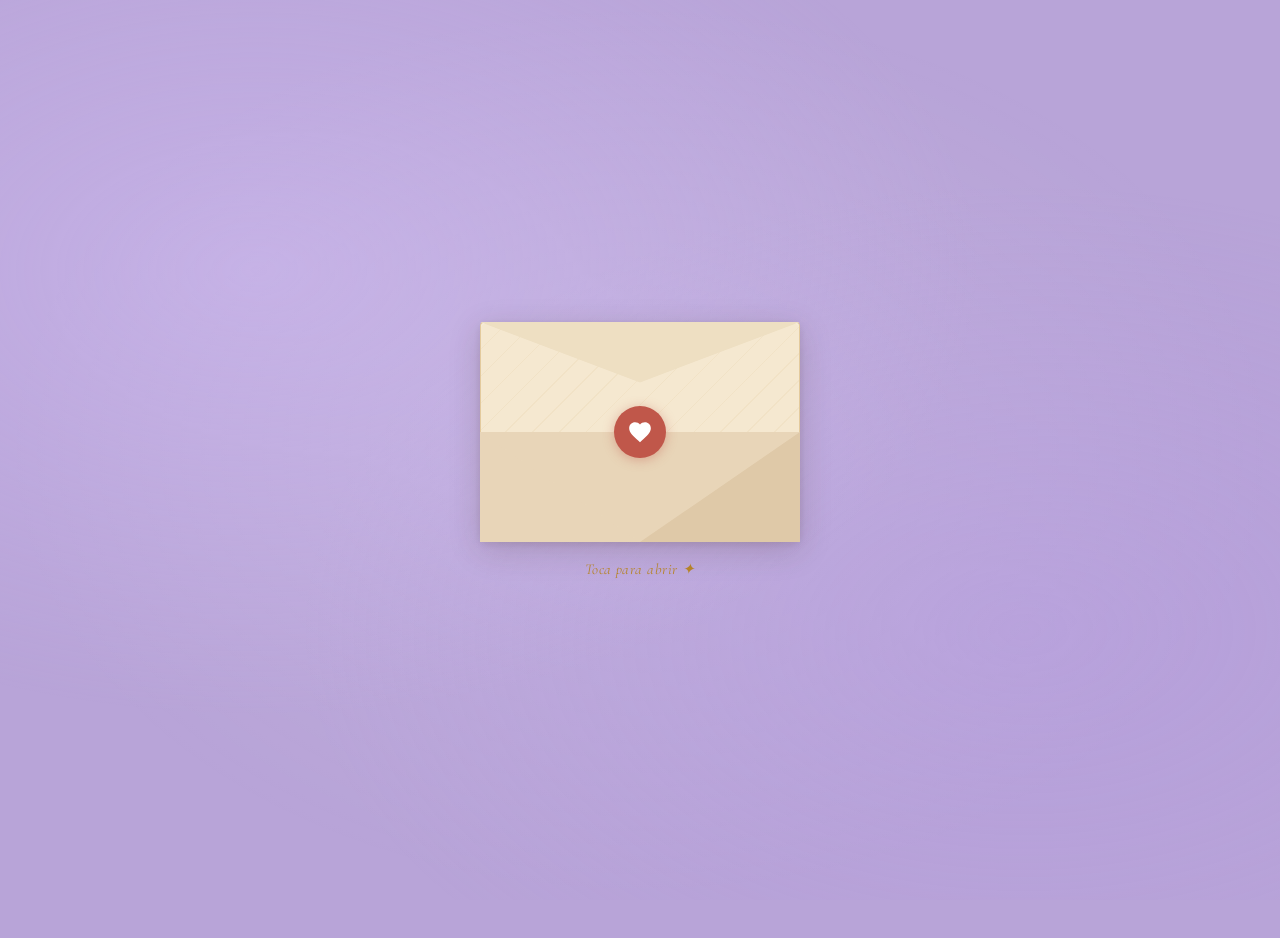
<file: index1.html>
<!DOCTYPE html>
<html lang="es">
<head>
  <meta charset="UTF-8" />
  <meta name="viewport" content="width=device-width, initial-scale=1.0" />
  <title>Para ti</title>
  <link href="https://fonts.googleapis.com/css2?family=Cormorant+Garamond:ital,wght@0,300;0,400;1,300;1,400&family=Pinyon+Script&display=swap" rel="stylesheet" />
  <style>
    *, *::before, *::after { box-sizing: border-box; margin: 0; padding: 0; }

    :root {
      --cream: #fdf6ec;
      --parchment: #f5e8d0;
      --deep: #3b2314;
      --ink: #5c3320;
      --rose: #c0574a;
      --gold: #b8862a;
      --shadow: rgba(59, 35, 20, 0.18);
      --lilac: #c9b8e8;
    }

    body {
      background: #b8a4d8;
      min-height: 100vh;
      display: flex;
      align-items: center;
      justify-content: center;
      font-family: 'Cormorant Garamond', Georgia, serif;
      overflow-x: hidden;
      overflow-y: auto;
      position: relative;
    }

    /* Fondo decorativo */
    body::before {
      content: '';
      position: fixed;
      inset: 0;
      background:
        radial-gradient(ellipse at 20% 30%, rgba(220, 200, 255, 0.35) 0%, transparent 50%),
        radial-gradient(ellipse at 80% 70%, rgba(180, 150, 230, 0.25) 0%, transparent 50%),
        radial-gradient(ellipse at 50% 50%, rgba(255, 255, 255, 0.12) 0%, transparent 70%);
      pointer-events: none;
    }

    /* Pétalos flotantes */
    .petals {
      position: fixed;
      inset: 0;
      pointer-events: none;
      overflow: hidden;
      z-index: 0;
    }

    .petal {
      position: absolute;
      width: 10px;
      height: 14px;
      background: rgba(192, 87, 74, 0.25);
      border-radius: 100% 0 100% 0;
      animation: falling linear infinite;
      opacity: 0;
    }

    @keyframes falling {
      0%   { transform: translateY(-40px) rotate(0deg); opacity: 0; }
      10%  { opacity: 1; }
      90%  { opacity: 0.6; }
      100% { transform: translateY(110vh) rotate(540deg); opacity: 0; }
    }

    /* Escenario */
    .scene {
      position: relative;
      z-index: 10;
      perspective: 900px;
      width: 320px;
    }

    /* Sobre */
    .envelope-wrap {
      position: relative;
      cursor: pointer;
      user-select: none;
      -webkit-tap-highlight-color: transparent;
    }

    .envelope {
      position: relative;
      width: 320px;
      height: 220px;
      transition: transform 0.2s ease;
    }

    .envelope:hover { transform: scale(1.03); }
    .envelope:active { transform: scale(0.98); }

    .env-body {
      position: absolute;
      inset: 0;
      background: var(--parchment);
      border-radius: 4px;
      box-shadow:
        0 8px 32px var(--shadow),
        0 2px 8px rgba(59,35,20,0.1),
        inset 0 1px 0 rgba(255,255,255,0.5);
      border: 1px solid rgba(184, 134, 42, 0.3);
      overflow: hidden;
    }

    /* Líneas decorativas del sobre */
    .env-body::before {
      content: '';
      position: absolute;
      inset: 0;
      background:
        repeating-linear-gradient(
          -45deg,
          transparent,
          transparent 18px,
          rgba(184, 134, 42, 0.06) 18px,
          rgba(184, 134, 42, 0.06) 19px
        );
    }

    /* Triángulo tapa */
    .env-flap {
      position: absolute;
      top: 0;
      left: 0;
      width: 100%;
      height: 110px;
      clip-path: polygon(0 0, 100% 0, 50% 55%);
      background: #eedfc2;
      border-bottom: 1px solid rgba(184,134,42,0.2);
      transform-origin: top center;
      transition: transform 0.6s cubic-bezier(0.4, 0, 0.2, 1);
      z-index: 2;
    }

    .env-flap::after {
      content: '';
      position: absolute;
      bottom: 0;
      left: 50%;
      transform: translateX(-50%);
      width: 0;
      height: 0;
      border-left: 20px solid transparent;
      border-right: 20px solid transparent;
      border-top: 12px solid rgba(184, 134, 42, 0.15);
    }

    /* Triángulos laterales del sobre */
    .env-left, .env-right, .env-bottom {
      position: absolute;
      z-index: 1;
    }
    .env-left {
      bottom: 0; left: 0;
      width: 0; height: 0;
      border-bottom: 110px solid #e8d5b8;
      border-right: 160px solid transparent;
    }
    .env-right {
      bottom: 0; right: 0;
      width: 0; height: 0;
      border-bottom: 110px solid #dfc9a8;
      border-left: 160px solid transparent;
    }
    .env-bottom {
      bottom: 0; left: 0; right: 0;
      height: 110px;
      background: #e8d5b8;
    }

    /* Sello y corazón */
    .seal {
      position: absolute;
      top: 50%;
      left: 50%;
      transform: translate(-50%, -50%);
      z-index: 3;
      width: 52px;
      height: 52px;
      background: var(--rose);
      border-radius: 50%;
      display: flex;
      align-items: center;
      justify-content: center;
      box-shadow: 0 2px 12px rgba(192, 87, 74, 0.4);
      transition: transform 0.3s ease, box-shadow 0.3s ease;
    }

    .envelope:hover .seal {
      transform: translate(-50%, -50%) scale(1.1);
      box-shadow: 0 4px 20px rgba(192, 87, 74, 0.5);
    }

    .seal svg {
      width: 26px;
      height: 26px;
      fill: white;
    }

    /* Texto de instrucción */
    .hint {
      text-align: center;
      margin-top: 18px;
      font-size: 15px;
      color: var(--gold);
      font-style: italic;
      letter-spacing: 0.03em;
      animation: pulse 2.5s ease-in-out infinite;
    }

    @keyframes pulse {
      0%, 100% { opacity: 0.7; }
      50%       { opacity: 1; }
    }

    /* === CARTA === */
    .letter-wrap {
      position: absolute;
      top: 0; left: 0;
      width: 320px;
      display: flex;
      flex-direction: column;
      align-items: center;
      pointer-events: none;
      z-index: 0;
      transition: z-index 0s 0s;
    }

    .scene.open .letter-wrap {
    position: fixed;
    inset: 0;
    display: flex;
    justify-content: center;
    align-items: center;
    z-index: 50;
    }

    .scene.open .letter {
    transform: scale(1);
    opacity: 1;
    }
    
    .letter {
      width: 400px;
      max-height: 70vh;
      overflow-y: auto;
      background: #fffdf8;
      border-radius: 3px;
      padding: 22px 22px 26px;
      box-shadow:
        0 2px 16px rgba(59,35,20,0.12),
        inset 0 1px 0 rgba(255,255,255,0.9);
      border: 1px solid rgba(184, 134, 42, 0.2);
      transform: translateY(90px) scale(0.88);
      opacity: 0;
      transition:
        transform 0.7s cubic-bezier(0.34, 1.3, 0.64, 1),
        opacity 0.5s ease;
      position: relative;
      overflow: visible;
    }

    /* Líneas de papel */
    .letter::before {
      content: '';
      position: absolute;
      inset: 0;
      background: repeating-linear-gradient(
        transparent,
        transparent 31px,
        rgba(184, 134, 42, 0.1) 31px,
        rgba(184, 134, 42, 0.1) 32px
      );
      background-position: 0 60px;
      pointer-events: none;
    }

    .letter-ornament {
      text-align: center;
      font-family: 'Pinyon Script', cursive;
      font-size: 32px;
      color: var(--rose);
      margin-bottom: 4px;
      line-height: 1;
    }

    .letter-date {
      text-align: right;
      font-size: 11px;
      color: var(--gold);
      font-style: italic;
      margin-bottom: 12px;
      letter-spacing: 0.04em;
    }

    .letter-salutation {
      font-family: 'Pinyon Script', cursive;
      font-size: 22px;
      color: var(--rose);
      margin-bottom: 8px;
    }

    .letter-body {
      font-size: 13px;
      line-height: 1.75;
      color: var(--ink);
      font-weight: 300;
      white-space: pre-line;
    }

    .letter-closing {
      margin-top: 14px;
      font-family: 'Pinyon Script', cursive;
      font-size: 19px;
      color: var(--ink);
    }

    .letter-signature {
      font-family: 'Pinyon Script', cursive;
      font-size: 26px;
      color: var(--rose);
      margin-top: 2px;
    }

    /* Decoración corazones pequeños en la carta */
    .letter-hearts {
      text-align: center;
      margin-top: 14px;
      font-size: 13px;
      color: rgba(192, 87, 74, 0.45);
      letter-spacing: 6px;
    }

    /* === Estados abierto/cerrado === */
    .scene.open .env-flap {
      transform: rotateX(-180deg);
    }

    .scene.open .letter-wrap {
      pointer-events: auto;
    }

    .envelope-wrap {
    transition: transform 0.7s ease;
    }

    .scene.open .envelope-wrap {
    transform: translateY(250px);
    }

    .scene.open .hint {
    display: none;
    }

    /* Botón cerrar */
    .close-btn {
      display: none;
      margin-top: 12px;
      background: none;
      border: 1px solid rgba(184, 134, 42, 0.4);
      color: var(--gold);
      font-family: 'Cormorant Garamond', serif;
      font-size: 13px;
      font-style: italic;
      padding: 6px 18px;
      border-radius: 20px;
      cursor: pointer;
      letter-spacing: 0.05em;
      transition: background 0.2s, color 0.2s;
    }

    .close-btn:hover {
      background: rgba(184, 134, 42, 0.08);
    }

    .scene.open .close-btn { display: block; }
  </style>
</head>
<body>

  <!-- Pétalos flotantes -->
  <div class="petals" id="petals"></div>

  <div class="scene" id="scene">
    <!-- Carta (detrás del sobre) -->
    <div class="letter-wrap">
      <div class="letter">
        <div class="letter-ornament">♡</div>

        <!-- ✏️ EDITÁ EL TEXTO AQUÍ ABAJO -->
          <div class="letter-body">
          Delfi:
          No se por donde empezar. Soy horrible escribiendo cartas.
          No porque no sepa escrivir ?) . Sino porque me cuesta limitar en palabras los sentimientos que me llenan el alma desde el día que te conocí.
          En fin, seguro creías que esto iba a ser una carta de amor. Amor recontra pichi wtf, esto es una carta sobre the boys.
          Para mi a homelander le van a sacar los poderes, pero no creo que lo maten, sería medio raro que lo maten sin que tenga poderes. Para mi lo encarcelan fija.
          Bueno basta de virgadas, si es una cartita medio de amor (pero si alguien te pregunta, no).
          Sos la persona que más sonrisas me saca.
          Sos la persona que más espero ver durante toda la semana.
          Sos la persona con la que quiero pasar toda mi vida.

          Te amo,
        </div>
        <!-- ✏️ FIN DEL TEXTO A EDITAR -->

        <div class="letter-signature">Tu pepi</div>
        <div class="letter-hearts">♥ ♥ ♥</div>
      </div>
    </div>

    <!-- Sobre -->
    <div class="envelope-wrap" id="envelopeWrap">
      <div class="envelope" id="envelope">
        <div class="env-body"></div>
        <div class="env-bottom"></div>
        <div class="env-left"></div>
        <div class="env-right"></div>
        <div class="env-flap"></div>
        <div class="seal">
          <svg viewBox="0 0 24 24" xmlns="http://www.w3.org/2000/svg">
            <path d="M12 21.35l-1.45-1.32C5.4 15.36 2 12.28 2 8.5 2 5.42 4.42 3 7.5 3c1.74 0 3.41.81 4.5 2.09C13.09 3.81 14.76 3 16.5 3 19.58 3 22 5.42 22 8.5c0 3.78-3.4 6.86-8.55 11.54L12 21.35z"/>
          </svg>
        </div>
      </div>
    </div>

    <div class="hint">Toca para abrir ✦</div>
  </div>

  <script>
    // Pétalos
    const petalContainer = document.getElementById('petals');
    for (let i = 0; i < 18; i++) {
      const p = document.createElement('div');
      p.className = 'petal';
      p.style.left = Math.random() * 100 + 'vw';
      p.style.animationDuration = (6 + Math.random() * 8) + 's';
      p.style.animationDelay = (Math.random() * 10) + 's';
      p.style.width = (7 + Math.random() * 8) + 'px';
      p.style.height = (10 + Math.random() * 10) + 'px';
      p.style.opacity = 0;
      p.style.transform = `rotate(${Math.random()*360}deg)`;
      petalContainer.appendChild(p);
    }

    // Abrir / cerrar carta
    const scene = document.getElementById('scene');
    const wrap  = document.getElementById('envelopeWrap');
    let isOpen  = false;

    wrap.addEventListener('click', () => {
    isOpen = !isOpen;

    if (isOpen) {
        scene.classList.add('open');
    } else {
        scene.classList.remove('open');
    }
    });
  </script>
</body>
</html>
</file>
<file: styles.css>
:root {
  --white: #ffffff;
  --paper: #fbfaff;
  --lilac: #e8ddf8;
  --lilac-deep: #a988d8;
  --violet-bg: #7860a8;
  --violet-deep: #4c3a72;
  --violet-soft: #efe8fb;
  --blue-bg: #516f9f;
  --blue-deep: #263f68;
  --blue-soft: #eaf1fb;
  --black: #111111;
  --muted: #6f6a76;
  --silver: #c0c0c0;
  --silver-soft: rgba(192, 192, 192, 0.34);
  --glass: rgba(255, 255, 255, 0.68);
  --shadow-soft: 0 24px 70px rgba(17, 17, 17, 0.08);
  --shadow-hover: 0 32px 90px rgba(17, 17, 17, 0.13);
  --radius-large: 28px;
  --radius-medium: 18px;
  --content: min(1120px, calc(100vw - 40px));
  --ease: cubic-bezier(0.22, 1, 0.36, 1);
}

*,
*::before,
*::after {
  box-sizing: border-box;
}

html {
  scroll-behavior: smooth;
}

body {
  margin: 0;
  min-height: 100vh;
  color: var(--black);
  background:
    radial-gradient(circle at 16% 10%, rgba(255, 255, 255, 0.24), transparent 28%),
    radial-gradient(circle at 84% 18%, rgba(233, 221, 248, 0.34), transparent 30%),
    radial-gradient(circle at 72% 82%, rgba(81, 111, 159, 0.34), transparent 34%),
    linear-gradient(180deg, var(--violet-bg) 0%, #6a5199 42%, #5a5d99 68%, var(--blue-deep) 100%);
  font-family: Inter, ui-sans-serif, system-ui, -apple-system, BlinkMacSystemFont, "Segoe UI", sans-serif;
  overflow-x: hidden;
}

body.is-locked {
  overflow: hidden;
}

body.is-modal-open {
  overflow: hidden;
}

body::selection,
::selection {
  color: var(--black);
  background: rgba(233, 221, 248, 0.9);
}

body::-webkit-scrollbar {
  width: 10px;
}

body::-webkit-scrollbar-track {
  background: #ffffff;
}

body::-webkit-scrollbar-thumb {
  background: linear-gradient(180deg, var(--lilac-deep), var(--blue-bg));
  border: 3px solid #ffffff;
  border-radius: 999px;
}

img {
  display: block;
  max-width: 100%;
}

button,
a {
  font: inherit;
}

button {
  cursor: pointer;
}

a {
  color: inherit;
  text-decoration: none;
}

.section {
  position: relative;
  min-height: 100vh;
  min-height: 100svh;
  display: grid;
  place-items: center;
  padding: 110px 0;
}

.section-inner {
  width: var(--content);
  margin: 0 auto;
}

.section-inner.narrow {
  max-width: 780px;
}

.section-heading {
  max-width: 720px;
  margin: 0 auto 70px;
  text-align: center;
}

.eyebrow,
.letter-label {
  margin: 0 0 14px;
  color: #8d8797;
  font-size: 0.76rem;
  font-weight: 700;
  letter-spacing: 0.22em;
  text-transform: uppercase;
}

h1,
h2,
h3,
p {
  margin-top: 0;
}

h1,
h2,
h3 {
  letter-spacing: 0;
  text-wrap: balance;
}

h1 {
  max-width: 920px;
  margin-bottom: 42px;
  color: #ffffff;
  font-size: clamp(3rem, 8vw, 7.8rem);
  font-weight: 650;
  line-height: 0.94;
}

h2 {
  margin-bottom: 18px;
  font-size: clamp(2.2rem, 5.8vw, 5rem);
  font-weight: 620;
  line-height: 1;
}

h3 {
  margin-bottom: 12px;
  font-size: clamp(1.45rem, 2.2vw, 2rem);
  font-weight: 620;
}

p {
  color: var(--muted);
  line-height: 1.75;
}

.reveal {
  opacity: 0;
  transform: translateY(30px);
  transition:
    opacity 700ms var(--ease),
    transform 700ms var(--ease);
  transition-delay: var(--delay, 0ms);
}

.reveal.is-visible {
  opacity: 1;
  transform: translateY(0);
}

.lock-screen {
  position: fixed;
  inset: 0;
  z-index: 20;
  display: grid;
  place-items: center;
  padding: 28px;
  background:
    radial-gradient(circle at 50% 38%, rgba(248, 245, 255, 0.96) 0%, rgba(233, 221, 248, 0.9) 34%, rgba(169, 136, 216, 0.34) 100%),
    radial-gradient(circle at 18% 18%, rgba(169, 136, 216, 0.28), transparent 34%),
    linear-gradient(135deg, #f7f2ff 0%, #eadff8 52%, #d9c7f1 100%);
  transition:
    opacity 900ms var(--ease),
    visibility 900ms var(--ease),
    transform 900ms var(--ease);
}

.lock-screen::before {
  content: "";
  position: absolute;
  width: min(520px, 76vw);
  aspect-ratio: 1;
  border: 1px solid rgba(192, 192, 192, 0.38);
  border-radius: 50%;
  box-shadow: inset 0 0 90px rgba(169, 136, 216, 0.28);
}

.lock-screen.is-open {
  opacity: 0;
  visibility: hidden;
  transform: scale(1.02);
  pointer-events: none;
}

.lock-content {
  position: relative;
  z-index: 1;
  width: min(100%, 680px);
  display: grid;
  justify-items: center;
  text-align: center;
}

.lock-icon {
  margin-bottom: 28px;
  font-size: 4.4rem;
  filter: drop-shadow(0 14px 22px rgba(17, 17, 17, 0.12));
  transform-origin: center;
}

.lock-screen.is-unlocking .lock-icon {
  animation: unlockSpin 900ms var(--ease) forwards;
}

.lock-kicker {
  margin-bottom: 0;
  color: var(--black);
  font-size: clamp(1.5rem, 4vw, 3rem);
  font-weight: 560;
  line-height: 1.15;
}

.lock-title {
  margin-bottom: 42px;
  color: #7b7583;
  font-size: clamp(1.5rem, 4vw, 3rem);
  font-weight: 460;
  line-height: 1.15;
}

.key-button,
.surprise-button {
  position: relative;
  min-height: 54px;
  padding: 0 26px;
  overflow: hidden;
  color: #111111;
  background:
    linear-gradient(135deg, #ffffff, #dedede 48%, #ffffff 70%),
    #ffffff;
  border: 1px solid rgba(192, 192, 192, 0.72);
  border-radius: 999px;
  box-shadow:
    inset 0 1px 0 rgba(255, 255, 255, 0.9),
    0 18px 48px rgba(17, 17, 17, 0.12);
  font-weight: 700;
  letter-spacing: 0.01em;
  transition:
    transform 260ms var(--ease),
    box-shadow 260ms var(--ease);
}

.key-button:hover,
.surprise-button:hover {
  transform: translateY(-2px);
  box-shadow:
    inset 0 1px 0 rgba(255, 255, 255, 0.9),
    0 24px 62px rgba(17, 17, 17, 0.16);
}

.key-button:focus-visible,
.surprise-button:focus-visible,
.scroll-cue:focus-visible {
  outline: 3px solid rgba(169, 136, 216, 0.95);
  outline-offset: 5px;
}

.key-shine,
.key-button::after,
.surprise-button::after {
  content: "";
  position: absolute;
  inset: -80% auto -80% -45%;
  width: 42%;
  background: linear-gradient(90deg, transparent, rgba(255, 255, 255, 0.78), transparent);
  transform: rotate(18deg);
  animation: silverSweep 4s ease-in-out infinite;
}

.site-shell {
  opacity: 0;
  transform: translateY(18px);
  transition:
    opacity 900ms var(--ease),
    transform 900ms var(--ease);
}

.site-shell.is-visible {
  opacity: 1;
  transform: translateY(0);
}

.hero {
  isolation: isolate;
  overflow: hidden;
  padding: 0;
}

.hero-image,
.hero-fallback,
.hero-overlay {
  position: absolute;
  inset: 0;
}

.hero-image {
  width: 100%;
  height: 112%;
  object-fit: cover;
  z-index: -3;
  transform: translateY(var(--parallax, 0));
  filter: saturate(0.9) contrast(1.05);
}

.hero-image[src] + .hero-fallback {
  opacity: 0;
}

.hero-fallback {
  z-index: -4;
  background:
    linear-gradient(120deg, rgba(17, 17, 17, 0.6), rgba(17, 17, 17, 0.2)),
    radial-gradient(circle at 70% 28%, rgba(169, 136, 216, 0.62), transparent 28%),
    linear-gradient(135deg, #111111, #4c3a72 48%, #516f9f 100%);
}

.hero-overlay {
  z-index: -2;
  background:
    linear-gradient(180deg, rgba(17, 17, 17, 0.34), rgba(17, 17, 17, 0.58)),
    radial-gradient(circle at 50% 42%, rgba(255, 255, 255, 0.05), transparent 36%);
}

.hero-content {
  width: var(--content);
  display: grid;
  justify-items: center;
  text-align: center;
}

.hero-content h1 {
  margin-right: auto;
  margin-left: auto;
  text-align: center;
}

.hero-content .eyebrow {
  color: rgba(255, 255, 255, 0.76);
}

.scroll-cue {
  display: inline-grid;
  gap: 16px;
  justify-items: center;
  color: rgba(255, 255, 255, 0.82);
  font-size: 0.94rem;
  letter-spacing: 0.04em;
}

.arrow-down {
  width: 18px;
  height: 18px;
  border-right: 1.5px solid #ffffff;
  border-bottom: 1.5px solid #ffffff;
  transform: rotate(45deg);
  animation: arrowFloat 1.8s ease-in-out infinite;
}

.particle {
  position: absolute;
  width: var(--size);
  height: var(--size);
  left: var(--left);
  top: var(--top);
  border-radius: 50%;
  background: rgba(255, 255, 255, 0.42);
  box-shadow: 0 0 28px rgba(255, 255, 255, 0.35);
  animation: particleDrift var(--duration) ease-in-out infinite alternate;
  animation-delay: var(--delay);
}

.letter-section {
  background:
    radial-gradient(circle at 18% 20%, rgba(255, 255, 255, 0.24), transparent 30%),
    radial-gradient(circle at 82% 78%, rgba(81, 111, 159, 0.2), transparent 32%),
    linear-gradient(180deg, var(--violet-deep) 0%, #6f57a0 54%, #6269a1 100%);
}

.timeline-section .section-heading h2,
.timeline-section .section-heading .eyebrow {
  color: #ffffff;
}

.timeline-section .section-heading .eyebrow {
  opacity: 0.74;
}

.letter-card {
  position: relative;
  padding: clamp(38px, 7vw, 78px);
  background:
    linear-gradient(135deg, rgba(255, 255, 255, 0.94), rgba(250, 247, 255, 0.84)),
    repeating-linear-gradient(0deg, transparent, transparent 37px, rgba(192, 192, 192, 0.16) 38px);
  border: 1px solid rgba(192, 192, 192, 0.42);
  border-radius: var(--radius-large);
  box-shadow: var(--shadow-soft);
  text-align: center;
}

.letter-card::before {
  content: "";
  position: absolute;
  inset: 18px;
  border: 1px solid rgba(192, 192, 192, 0.22);
  border-radius: calc(var(--radius-large) - 10px);
  pointer-events: none;
}

.letter-card p:not(.letter-label) {
  position: relative;
  margin-bottom: 28px;
  color: #242128;
  font-family: Georgia, "Times New Roman", serif;
  font-size: clamp(1.35rem, 3.4vw, 2.45rem);
  font-style: italic;
  line-height: 1.48;
}

.timeline-section {
  background:
    radial-gradient(circle at 84% 12%, rgba(255, 255, 255, 0.16), transparent 30%),
    radial-gradient(circle at 18% 72%, rgba(234, 241, 251, 0.22), transparent 34%),
    linear-gradient(180deg, #6f57a0 0%, #776bb0 26%, #eef2fb 52%, #dfe9f7 68%, #516f9f 100%);
}

.timeline {
  position: relative;
  display: grid;
  gap: 80px;
  padding: 20px 0;
}

.timeline::before {
  content: "";
  position: absolute;
  top: 0;
  bottom: 0;
  left: 50%;
  width: 1px;
  background: linear-gradient(180deg, transparent, var(--silver), transparent);
}

.timeline-item {
  position: relative;
  width: min(500px, calc(50% - 54px));
}

.timeline-item:nth-child(odd) {
  justify-self: start;
}

.timeline-item:nth-child(even) {
  justify-self: end;
}

.timeline-item::before {
  content: "";
  position: absolute;
  top: 36px;
  width: 13px;
  height: 13px;
  background: #ffffff;
  border: 1px solid var(--silver);
  border-radius: 50%;
  box-shadow: 0 0 0 9px rgba(222, 210, 244, 0.34);
}

.timeline-item:nth-child(odd)::before {
  right: -61px;
}

.timeline-item:nth-child(even)::before {
  left: -60px;
}

.memory-card {
  overflow: hidden;
  background: rgba(255, 255, 255, 0.82);
  border: 1px solid rgba(192, 192, 192, 0.28);
  border-radius: var(--radius-medium);
  box-shadow: var(--shadow-soft);
  backdrop-filter: blur(18px);
  transition:
    opacity 700ms var(--ease),
    transform 700ms var(--ease),
    box-shadow 300ms var(--ease);
}

.memory-card:hover {
  box-shadow: var(--shadow-hover);
  transform: translateY(-6px);
}

.memory-media {
  aspect-ratio: 4 / 3;
  overflow: hidden;
  background:
    linear-gradient(135deg, rgba(169, 136, 216, 0.48), rgba(234, 241, 251, 0.76)),
    linear-gradient(45deg, #ece7f7, var(--blue-soft));
}

.memory-media img,
.gallery-item img {
  width: 100%;
  height: 100%;
  object-fit: cover;
  transition: transform 700ms var(--ease);
}

.hero-image.image-missing,
.memory-media img.image-missing,
.gallery-item img.image-missing,
.profile-photo img.image-missing {
  opacity: 0;
}

.memory-card:hover img,
.gallery-item:hover img {
  transform: scale(1.045);
}

.memory-copy {
  padding: 28px;
}

.memory-copy time {
  display: block;
  margin-bottom: 12px;
  color: #8c8594;
  font-size: 0.78rem;
  font-weight: 760;
  letter-spacing: 0.16em;
  text-transform: uppercase;
}

.memory-copy p {
  margin-bottom: 0;
}

.gallery-section {
  background:
    radial-gradient(circle at 78% 18%, rgba(169, 136, 216, 0.28), transparent 28%),
    radial-gradient(circle at 16% 84%, rgba(81, 111, 159, 0.28), transparent 34%),
    linear-gradient(180deg, #516f9f 0%, #dfe9f7 24%, #f2effb 52%, #7564aa 100%);
}

.masonry-gallery {
  columns: 3 260px;
  column-gap: 22px;
}

.gallery-item {
  display: inline-block;
  width: 100%;
  height: 270px;
  margin: 0 0 22px;
  overflow: hidden;
  background: linear-gradient(135deg, var(--violet-soft), #ffffff);
  border: 1px solid rgba(192, 192, 192, 0.28);
  border-radius: var(--radius-medium);
  box-shadow: 0 18px 50px rgba(17, 17, 17, 0.08);
  transition:
    opacity 700ms var(--ease),
    transform 700ms var(--ease),
    box-shadow 300ms var(--ease);
}

.gallery-item.tall {
  height: 420px;
}

.gallery-item.wide {
  height: 220px;
}

.gallery-item:hover {
  box-shadow: var(--shadow-hover);
  transform: translateY(-5px);
}

.profiles-section {
  overflow: hidden;
  background:
    radial-gradient(circle at 18% 18%, rgba(233, 221, 248, 0.32), transparent 30%),
    radial-gradient(circle at 82% 78%, rgba(81, 111, 159, 0.24), transparent 34%),
    linear-gradient(180deg, #7564aa 0%, #665fa2 44%, var(--violet-deep) 100%);
}

.profiles-section .section-heading h2,
.profiles-section .section-heading .eyebrow {
  color: #ffffff;
}

.profiles-section .section-heading .eyebrow {
  opacity: 0.78;
}

.profiles-grid {
  display: grid;
  grid-template-columns: repeat(2, minmax(0, 420px));
  justify-content: center;
  gap: 22px;
}

.profile-card {
  overflow: hidden;
  background: rgba(255, 255, 255, 0.72);
  border: 1px solid rgba(255, 255, 255, 0.42);
  border-radius: var(--radius-large);
  box-shadow: 0 28px 80px rgba(17, 17, 17, 0.16);
  backdrop-filter: blur(24px);
  transition:
    opacity 700ms var(--ease),
    transform 700ms var(--ease),
    box-shadow 300ms var(--ease);
}

.profile-card:hover {
  box-shadow: 0 34px 95px rgba(17, 17, 17, 0.2);
  transform: translateY(-6px);
}

.profile-photo {
  height: clamp(190px, 24vw, 260px);
  overflow: hidden;
  background:
    radial-gradient(circle at 50% 24%, rgba(255, 255, 255, 0.42), transparent 34%),
    linear-gradient(135deg, var(--violet-soft), var(--blue-soft));
}

.profile-photo img {
  width: 100%;
  height: 100%;
  object-fit: cover;
  object-position: center center;
  transition: transform 800ms var(--ease);
}

.profile-photo img.image-missing {
  opacity: 0;
}

.profile-card:hover .profile-photo img {
  transform: scale(1.04);
}

.profile-copy {
  padding: clamp(22px, 3vw, 30px);
}

.profile-label {
  width: fit-content;
  margin-bottom: 18px;
  padding: 7px 14px;
  color: #4c3a72;
  background: rgba(255, 255, 255, 0.66);
  border: 1px solid rgba(192, 192, 192, 0.34);
  border-radius: 999px;
  font-size: 0.78rem;
  font-weight: 800;
  letter-spacing: 0.18em;
  text-transform: uppercase;
}

.profile-description {
  min-height: 72px;
  margin-bottom: 22px;
  color: #5e5868;
}

.skills-list {
  display: grid;
  gap: 10px;
}

.skill-row {
  display: grid;
  grid-template-columns: minmax(0, 1fr) minmax(145px, 40%);
  align-items: center;
  gap: 10px;
  padding: 11px 14px;
  background: rgba(255, 255, 255, 0.58);
  border: 1px solid rgba(192, 192, 192, 0.22);
  border-radius: 14px;
}

.skill-row span:first-child {
  min-width: 0;
  color: #2f2938;
  font-size: 0.92rem;
  font-weight: 720;
}

.stars {
  min-width: 145px;
  color: #8f74c4;
  font-size: 0.98rem;
  letter-spacing: 0.08em;
  line-height: 1.35;
  text-align: right;
  overflow-wrap: anywhere;
  word-break: break-all;
  text-shadow: 0 1px 0 rgba(255, 255, 255, 0.78);
}

.counter-section {
  overflow: hidden;
  background:
    radial-gradient(circle at 24% 22%, rgba(233, 221, 248, 0.34), transparent 32%),
    radial-gradient(circle at 76% 78%, rgba(234, 241, 251, 0.22), transparent 34%),
    linear-gradient(180deg, var(--violet-deep) 0%, #7564aa 30%, #6574a9 68%, #516f9f 100%);
}

.counter-card {
  position: relative;
  padding: clamp(34px, 7vw, 78px);
  overflow: hidden;
  background: rgba(255, 255, 255, 0.72);
  border: 1px solid rgba(192, 192, 192, 0.38);
  border-radius: var(--radius-large);
  box-shadow: var(--shadow-soft);
  text-align: center;
  backdrop-filter: blur(22px);
}

.counter-card::before {
  content: "";
  position: absolute;
  inset: -40% 58% auto auto;
  width: 430px;
  aspect-ratio: 1;
  background: radial-gradient(circle, rgba(169, 136, 216, 0.48), rgba(81, 111, 159, 0.18) 42%, transparent 70%);
  pointer-events: none;
}

.heart-pulse {
  width: 54px;
  height: 54px;
  display: grid;
  place-items: center;
  margin: 28px auto 38px;
  background: #ffffff;
  border: 1px solid rgba(192, 192, 192, 0.32);
  border-radius: 50%;
  box-shadow: 0 18px 42px rgba(17, 17, 17, 0.08);
  animation: heartPulse 1.6s ease-in-out infinite;
}

.counter-grid {
  display: grid;
  grid-template-columns: repeat(6, 1fr);
  gap: 12px;
}

.counter-unit {
  min-width: 0;
  padding: 22px 12px;
  background: rgba(255, 255, 255, 0.78);
  border: 1px solid rgba(192, 192, 192, 0.24);
  border-radius: 16px;
}

.counter-unit strong {
  display: block;
  color: #111111;
  font-size: clamp(2rem, 4.8vw, 4.2rem);
  font-weight: 620;
  line-height: 1;
}

.counter-unit span {
  display: block;
  margin-top: 10px;
  color: #817a8a;
  font-size: 0.74rem;
  font-weight: 760;
  letter-spacing: 0.13em;
  text-transform: uppercase;
}

.surprise-section {
  overflow: hidden;
  background:
    radial-gradient(circle at 50% 36%, rgba(233, 221, 248, 0.5), transparent 34%),
    radial-gradient(circle at 74% 74%, rgba(234, 241, 251, 0.28), transparent 34%),
    linear-gradient(180deg, #516f9f 0%, #dfe9f7 30%, #efe8fb 58%, var(--violet-deep) 100%);
}

.surprise-panel {
  position: relative;
  z-index: 1;
  display: grid;
  justify-items: center;
  padding: clamp(42px, 8vw, 90px);
  text-align: center;
}

.pdf-modal {
  position: fixed;
  inset: 0;
  z-index: 30;
  display: grid;
  place-items: center;
  padding: 22px;
  opacity: 0;
  visibility: hidden;
  pointer-events: none;
  transition:
    opacity 420ms var(--ease),
    visibility 420ms var(--ease);
}

.pdf-modal[hidden] {
  display: none;
}

.pdf-modal.is-open {
  opacity: 1;
  visibility: visible;
  pointer-events: auto;
}

.pdf-modal-backdrop {
  position: absolute;
  inset: 0;
  background:
    radial-gradient(circle at 50% 20%, rgba(233, 221, 248, 0.18), transparent 34%),
    rgba(17, 17, 17, 0.58);
  backdrop-filter: blur(18px);
}

.pdf-dialog {
  position: relative;
  z-index: 1;
  width: min(100%, 980px);
  height: min(86vh, 760px);
  display: grid;
  grid-template-rows: auto 1fr;
  overflow: hidden;
  background: rgba(255, 255, 255, 0.88);
  border: 1px solid rgba(192, 192, 192, 0.42);
  border-radius: var(--radius-large);
  box-shadow: 0 40px 120px rgba(17, 17, 17, 0.32);
  backdrop-filter: blur(24px);
  transform: translateY(22px) scale(0.98);
  transition: transform 420ms var(--ease);
}

.pdf-modal.is-open .pdf-dialog {
  transform: translateY(0) scale(1);
}

.pdf-dialog-header {
  display: flex;
  align-items: flex-start;
  justify-content: space-between;
  gap: 20px;
  padding: 24px 26px 18px;
  border-bottom: 1px solid rgba(192, 192, 192, 0.24);
}

.pdf-dialog-header .eyebrow {
  margin-bottom: 8px;
}

.pdf-dialog-header h2 {
  margin-bottom: 0;
  font-size: clamp(1.7rem, 4vw, 2.8rem);
}

.pdf-close-button {
  width: 42px;
  height: 42px;
  display: grid;
  place-items: center;
  flex: 0 0 auto;
  color: #111111;
  background: rgba(255, 255, 255, 0.76);
  border: 1px solid rgba(192, 192, 192, 0.46);
  border-radius: 50%;
  box-shadow: 0 12px 28px rgba(17, 17, 17, 0.08);
  font-size: 1.8rem;
  line-height: 1;
  transition:
    transform 220ms var(--ease),
    box-shadow 220ms var(--ease);
}

.pdf-close-button:hover {
  transform: translateY(-1px);
  box-shadow: 0 16px 34px rgba(17, 17, 17, 0.12);
}

.pdf-close-button:focus-visible {
  outline: 3px solid rgba(169, 136, 216, 0.95);
  outline-offset: 4px;
}

.pdf-viewer {
  position: relative;
  min-height: 0;
  background:
    radial-gradient(circle at 16% 18%, rgba(169, 136, 216, 0.16), transparent 32%),
    linear-gradient(135deg, #f7f2ff, #eaf1fb);
}

.pdf-viewer iframe {
  position: relative;
  z-index: 1;
  width: 100%;
  height: 100%;
  border: 0;
  background: transparent;
}

.pdf-empty-state {
  position: absolute;
  inset: 0;
  display: grid;
  place-content: center;
  justify-items: center;
  gap: 10px;
  padding: 28px;
  text-align: center;
}

.pdf-empty-state p {
  margin-bottom: 0;
  color: #111111;
  font-size: clamp(1.25rem, 3vw, 2rem);
  font-weight: 620;
}

.pdf-empty-state span {
  color: #756b82;
  font-size: 0.9rem;
}

.confetti-layer {
  position: absolute;
  inset: 0;
  overflow: hidden;
  pointer-events: none;
}

.confetti-piece {
  position: absolute;
  top: -18px;
  left: var(--x);
  width: var(--w);
  height: var(--h);
  background: var(--color);
  border-radius: 3px;
  opacity: 0.9;
  transform: rotate(var(--r));
  animation: confettiFall var(--fall) linear forwards;
}

@keyframes unlockSpin {
  0% {
    opacity: 1;
    transform: rotate(0deg) scale(1);
  }
  48% {
    transform: rotate(-16deg) scale(1.08);
  }
  100% {
    opacity: 0;
    transform: rotate(42deg) scale(0.72);
  }
}

@keyframes silverSweep {
  0%,
  46% {
    left: -55%;
  }
  72%,
  100% {
    left: 125%;
  }
}

@keyframes arrowFloat {
  0%,
  100% {
    transform: translateY(0) rotate(45deg);
    opacity: 0.7;
  }
  50% {
    transform: translateY(9px) rotate(45deg);
    opacity: 1;
  }
}

@keyframes particleDrift {
  from {
    transform: translate3d(0, 0, 0);
    opacity: 0.18;
  }
  to {
    transform: translate3d(18px, -28px, 0);
    opacity: 0.68;
  }
}

@keyframes heartPulse {
  0%,
  100% {
    transform: scale(1);
  }
  50% {
    transform: scale(1.08);
  }
}

@keyframes confettiFall {
  to {
    transform: translate3d(var(--drift), 108vh, 0) rotate(var(--spin));
    opacity: 0;
  }
}

@media (max-width: 900px) {
  .section {
    padding: 86px 0;
  }

  .hero-content {
    width: min(100vw - 32px, 720px);
  }

  .hero-content h1 {
    max-width: 760px;
  }

  .timeline {
    gap: 34px;
    padding-left: 24px;
  }

  .timeline::before {
    left: 0;
  }

  .timeline-item,
  .timeline-item:nth-child(odd),
  .timeline-item:nth-child(even) {
    width: 100%;
    justify-self: stretch;
  }

  .timeline-item:nth-child(odd)::before,
  .timeline-item:nth-child(even)::before {
    left: -30px;
    right: auto;
  }

  .counter-grid {
    grid-template-columns: repeat(3, 1fr);
  }

  .profiles-grid {
    gap: 18px;
  }
}

@media (max-width: 620px) {
  :root {
    --content: min(100vw - 28px, 1120px);
  }

  .section {
    min-height: auto;
    padding: 78px 0;
  }

  .hero {
    min-height: 100vh;
    min-height: 100svh;
  }

  h1 {
    max-width: 11ch;
    font-size: clamp(2.85rem, 14vw, 4.15rem);
    line-height: 0.98;
  }

  h2 {
    font-size: clamp(2.1rem, 12vw, 3.4rem);
  }

  .lock-screen {
    padding: 22px;
  }

  .lock-icon {
    margin-bottom: 22px;
    font-size: 3.6rem;
  }

  .lock-kicker,
  .lock-title {
    font-size: clamp(1.45rem, 9vw, 2.55rem);
  }

  .lock-title {
    margin-bottom: 34px;
  }

  .key-button,
  .surprise-button {
    width: min(100%, 320px);
    padding: 0 20px;
    white-space: normal;
  }

  .scroll-cue {
    font-size: 0.86rem;
  }

  .letter-card {
    border-radius: 22px;
  }

  .letter-card::before {
    inset: 12px;
  }

  .memory-copy {
    padding: 22px;
  }

  .masonry-gallery {
    columns: 1;
  }

  .gallery-item,
  .gallery-item.wide,
  .gallery-item.tall {
    height: 330px;
  }

  .counter-grid {
    grid-template-columns: repeat(2, 1fr);
  }

  .counter-unit {
    padding: 18px 8px;
  }

  .profiles-grid {
    grid-template-columns: 1fr;
  }

  .profile-photo {
    height: 210px;
  }

  .profile-description {
    min-height: auto;
  }

  .skill-row {
    align-items: flex-start;
    flex-direction: column;
    gap: 6px;
  }

  .pdf-modal {
    padding: 12px;
  }

  .pdf-dialog {
    height: min(88vh, 720px);
    border-radius: 20px;
  }

  .pdf-dialog-header {
    padding: 18px 18px 14px;
  }

  .pdf-close-button {
    width: 38px;
    height: 38px;
  }
}

@media (prefers-reduced-motion: reduce) {
  *,
  *::before,
  *::after {
    scroll-behavior: auto !important;
    animation-duration: 1ms !important;
    animation-iteration-count: 1 !important;
    transition-duration: 1ms !important;
  }

  .reveal,
  .site-shell {
    opacity: 1;
    transform: none;
  }
}
</file>
